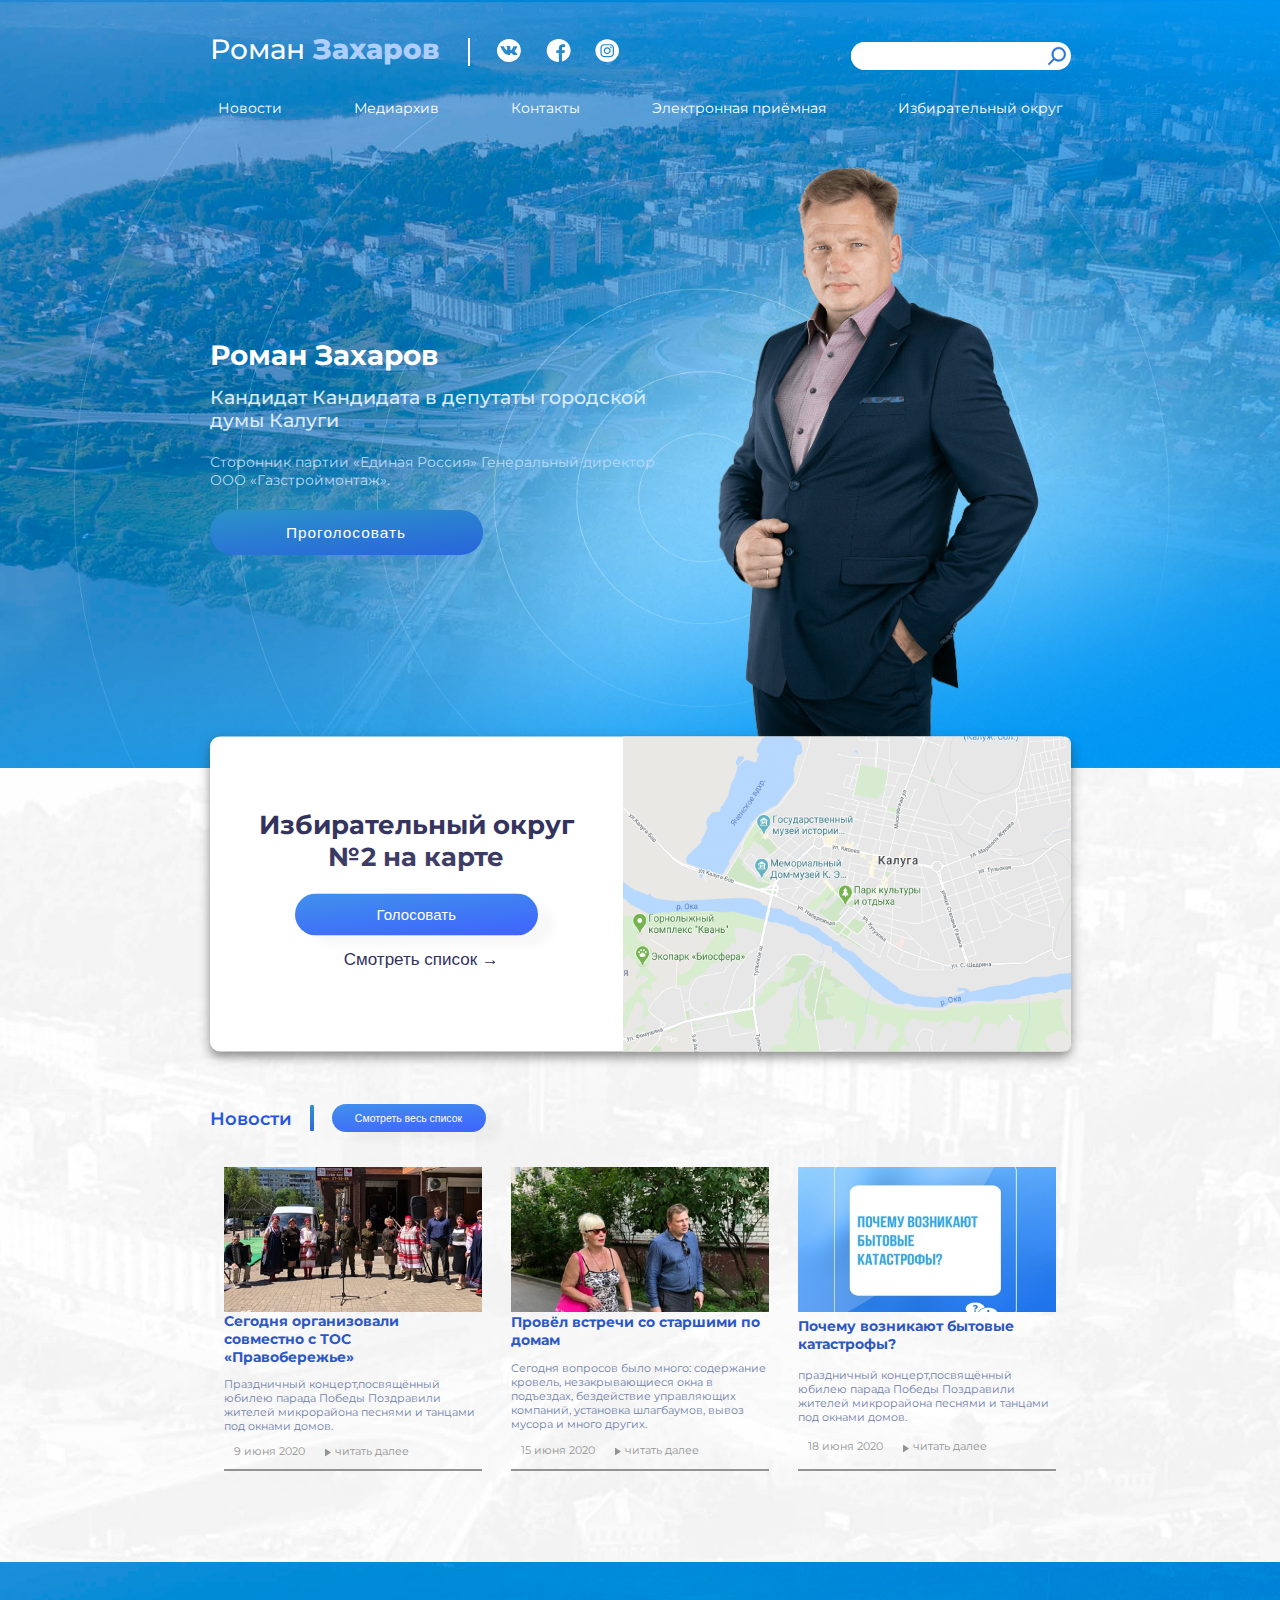
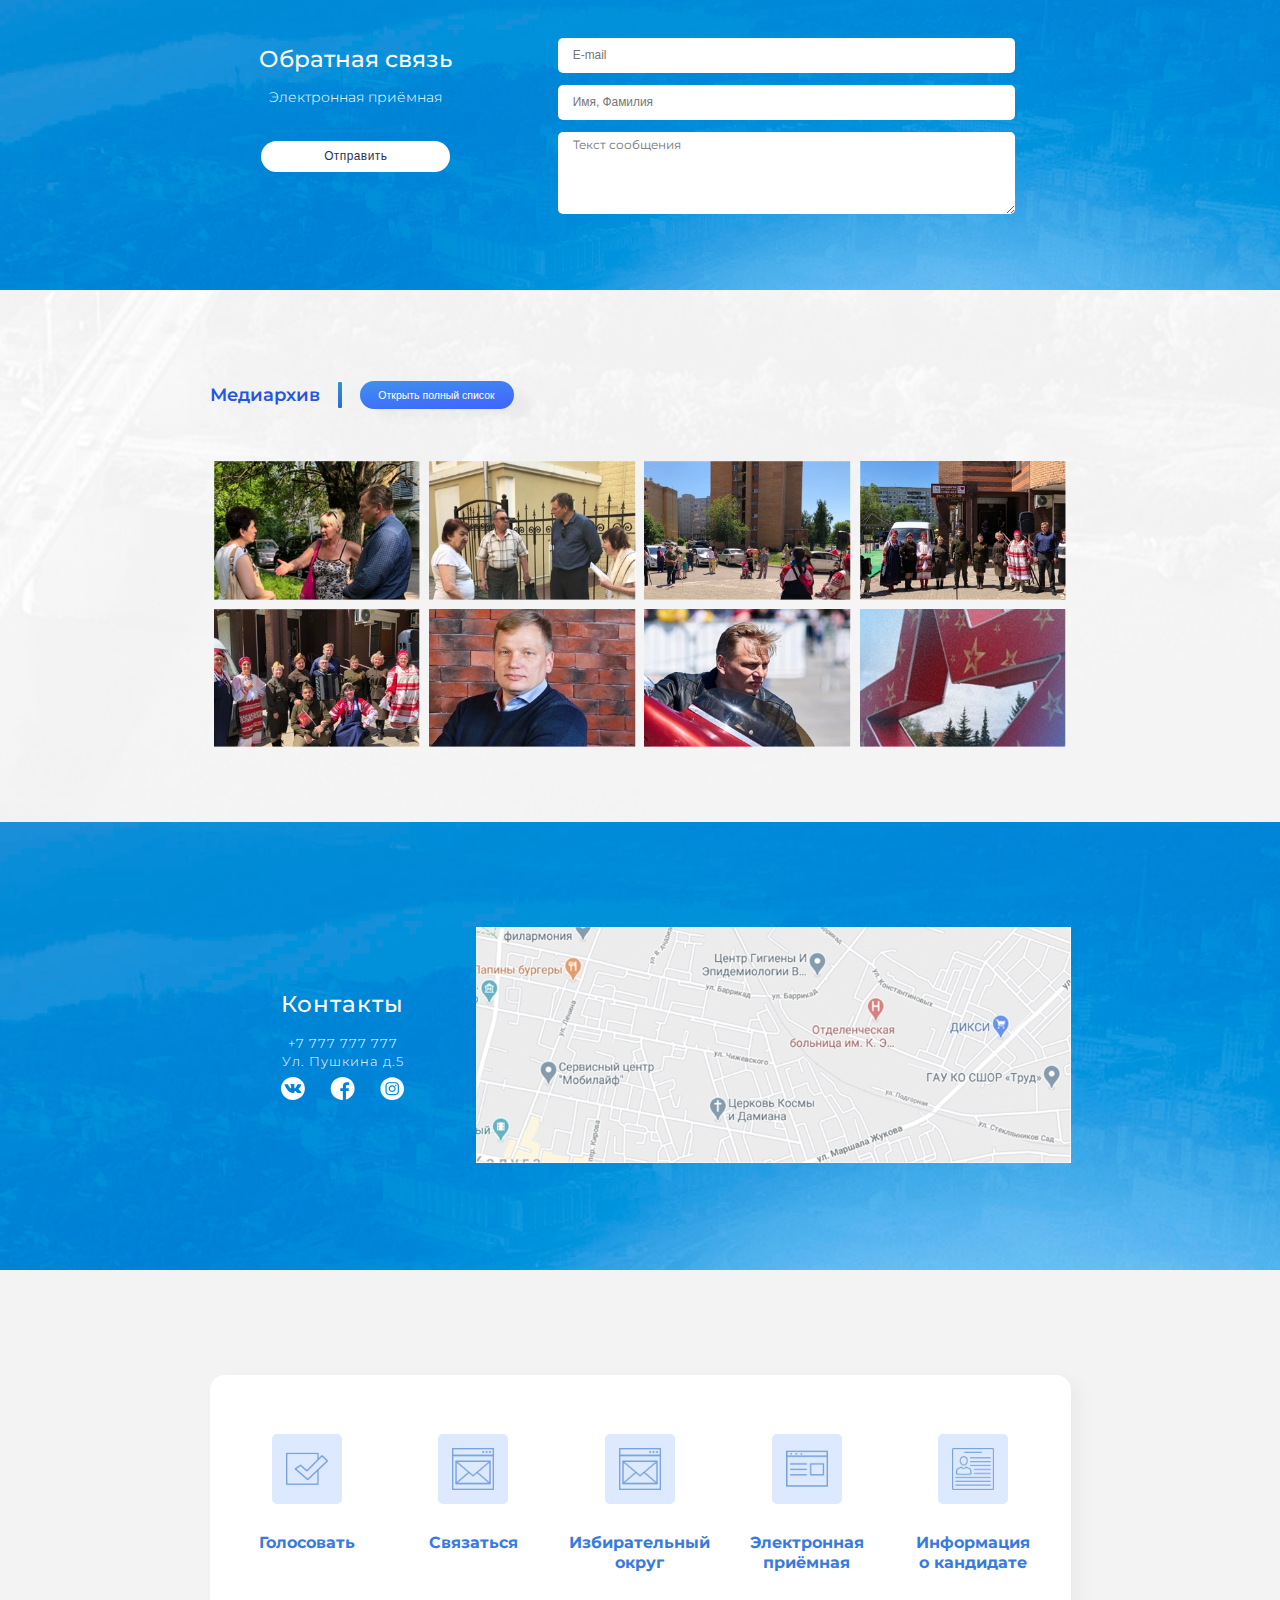
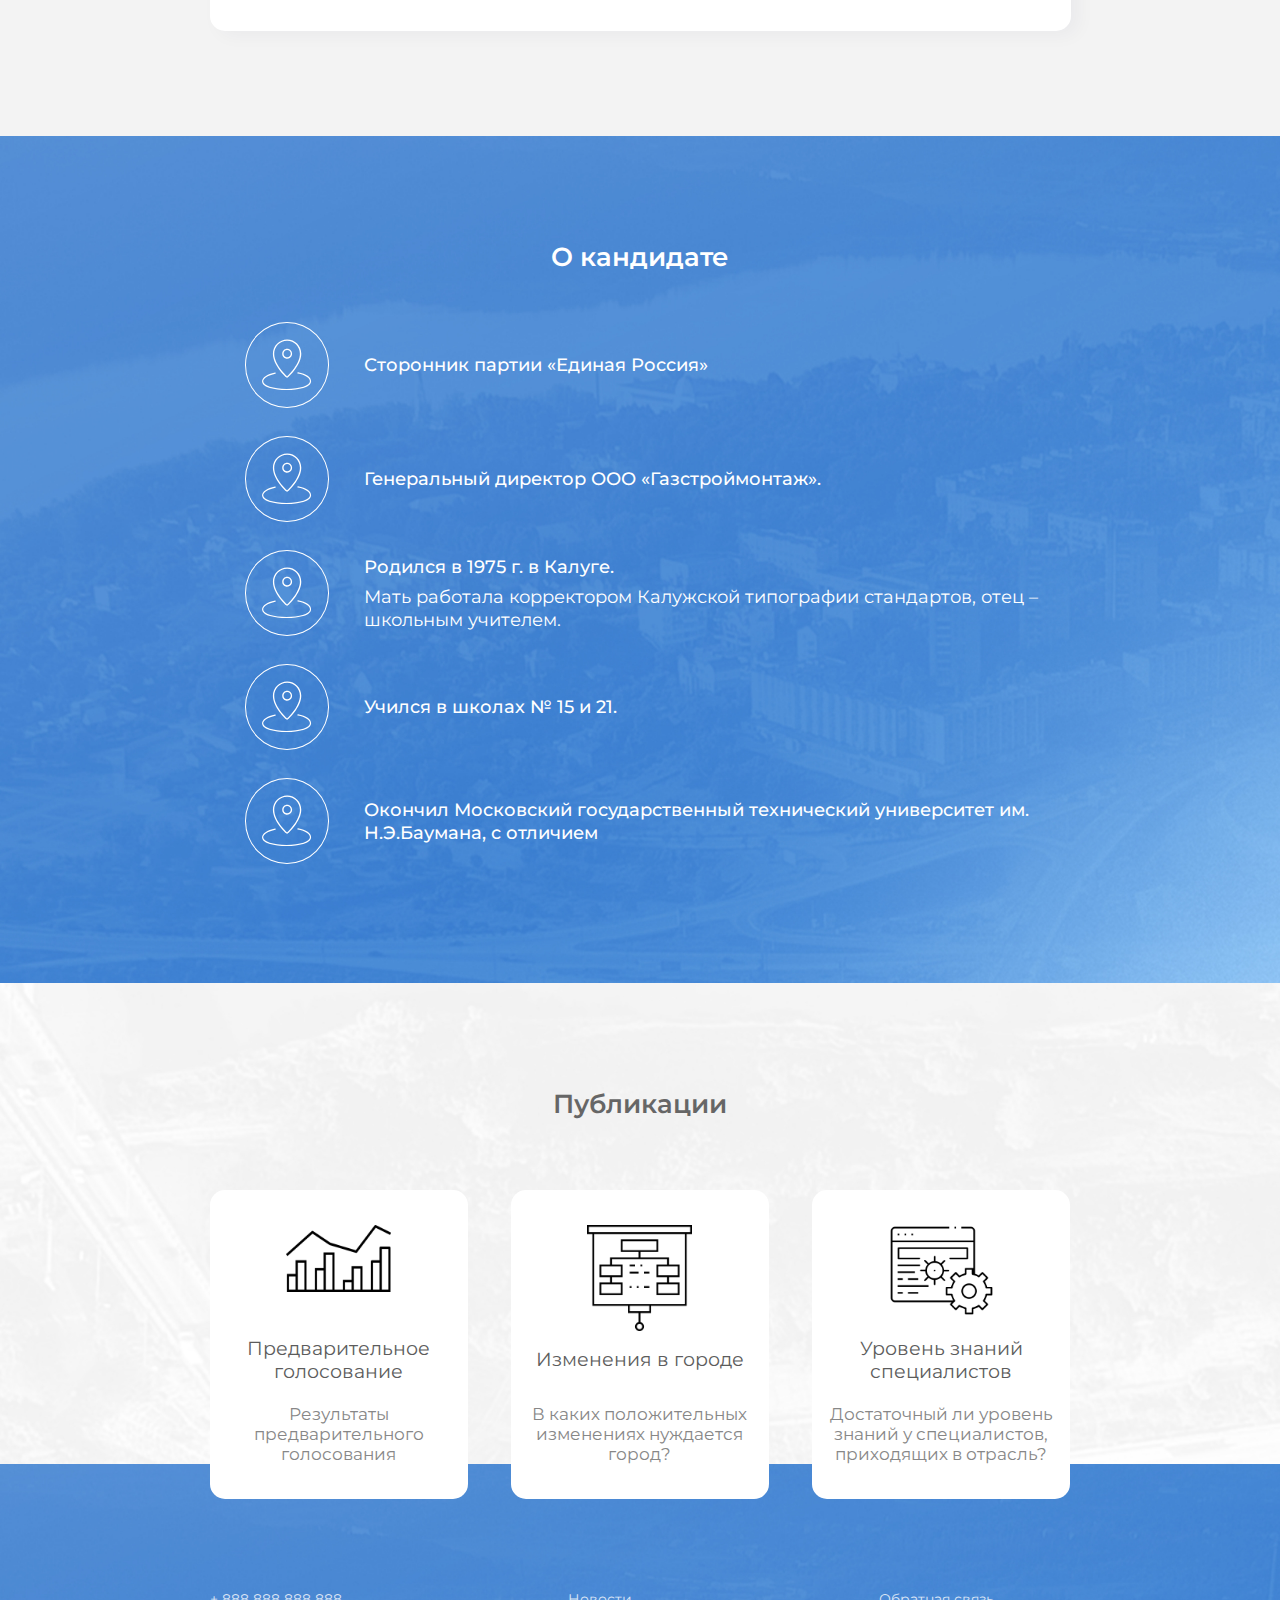
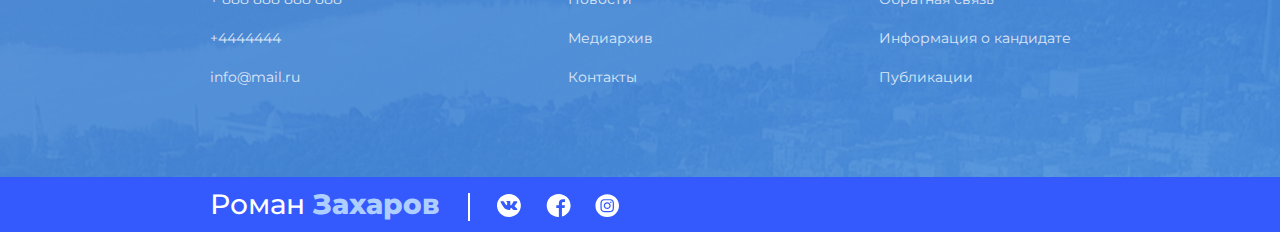
<file: index.html>
<!DOCTYPE html>
<html lang="ru">
<head>
    <meta charset="UTF-8">
    <meta name="viewport" content="width=device-width, initial-scale=1.0">
    <title>Роман Захаров</title>
    <link href="https://fonts.googleapis.com/css2?family=Montserrat:wght@300;400;500;600;700;800&display=swap" rel="stylesheet">
    <link rel="stylesheet" href="css/style.css">
    <link rel="stylesheet" href="css/main.css">
    <link rel="stylesheet" href="css/feedback.css">
    <link rel="stylesheet" href="css/news.css">
    <link rel="stylesheet" href="css/media.css">
    <link rel="stylesheet" href="css/contact.css">
    <link rel="stylesheet" href="css/links.css">
    <link rel="stylesheet" href="css/about.css">
    <link rel="stylesheet" href="css/publications.css">
    <link rel="stylesheet" href="css/footer.css">
    <link rel="stylesheet" href="css/adaptive.css">
</head>
<body>

    <section class="main">

        <div class="wrap">
            <div class="main-filter_circle"></div>
            <div class="main-filter"></div>
            
            <header>
                <div class="main-info-wrap">
                    <div class="main-info">
                        <div class="main-info__name">
                             <h1>Роман <span>Захаров</span></h1>
                        </div>
                        <div class="main-info-spacer"></div>
                        <div class="main-info-contacts">
                             <img class="main-info-contacts__links" src="image/icon/vk.svg" alt="vk">
                             <img class="main-info-contacts__links" src="image/icon/facebook.svg" alt="facebook">
                             <img class="main-info-contacts__links" src="image/icon/instagram.svg" alt="instagram">
                        </div>
                    </div>
                    <form class="main-search">
                        <input type="text">
                        <button type="submit"></button>
                    </form>
                </div>
                

                <div class="main-nav">
                    <div class="main-nav__item"><a href="#">Новости</a></div>
                    <div class="main-nav__item"><a href="#">Медиархив</a></div>
                    <div class="main-nav__item"><a href="#">Контакты</a></div>
                    <div class="main-nav__item"><a href="#">Электронная приёмная</a></div>
                    <div class="main-nav__item"><a href="#">Избирательный округ</a></div>
           
                    <!-- <div class="main-search">
                        <div class="main-nav-search__dot"></div>
                        <div class="main-nav-search__dot"></div>
                        <div class="main-nav-search__dot"></div>
                        <div class="main-nav-search__dot main-nav-search__dot_big"><img src="image/icon/search.svg"></div>
                    </div> -->
                </div>
            </header>
           
           <div class="main-about">
                <div class="main-about-detail">
                    <div class="main-about-detail__title">
                        Роман Захаров
                    </div>
                    <div class="main-about-detail__info">
                        Кандидат Кандидата в депутаты городской думы Калуги
                    </div>
                    <div class="main-about-detail__discription">
                        Сторонник партии «Единая Россия»
                        Генеральный директор ООО «Газстроймонтаж».
                    </div>
                    <button class="main-about-detail__btn btn_blue">Проголосовать</button>
                </div>
                <div class="main-about-photo">
                    <img src="image/photo/main-photo.png" alt="photo-main">
                </div>
            </div>
 
        </div>
    </section>

    <section class="news-wrap">
        <div class="wrap">
            <div class="promo">
                <div class="promo-text">
                    <div class="promo-text__title">
                        <h2>Избирательный округ №2 на карте</h2>
                    </div>
                    <div class="promo-text-btns">
                        <button class="promo-text-btns__vote btn_blue">Голосовать</button>
                        <button class="promo-text-btns__list">Смотреть список  →</button>
                    </div>
                </div>
                <div class="promo-map">
                    <img src="image/photo/map.png" alt="map">
                </div>
            </div>

            <div class="news">
                <div class="title-block">
                    <h3 class="title-block__text">Новости</h3>
                    <span class="title-block__spacer"></span>
                    <button class="title-block__btn btn_blue">Смотреть весь список</button>
                </div>
                <div class="news-block">
                    <div class="news-block-item">
                        <img class="news-block-item__img" src="image/photo/news1.jpg">
                        <div class="news-block-item__title">
                            Сегодня организовали совместно с ТОС «Правобережье»
                        </div>
                        <div class="news-block-item__discription">
                            Праздничный концерт,посвящённый юбилею парада Победы Поздравили жителей микрорайона песнями и танцами под окнами домов.
                        </div>
                        <div class="news-block-item-detail">
                            <div class="news-block-item-detail__data">9 июня 2020</div>
                            <div class="news-block-item-detail__more">читать далее</div>
                        </div>
                        <div class="news-block-item-underline"></div>
                    </div>
                    <div class="news-block-item">
                        <img class="news-block-item__img" src="image/photo/news2.jpg">
                        <div class="news-block-item__title">
                            Провёл встречи со старшими по домам
                        </div>
                        <div class="news-block-item__discription">
                            Сегодня вопросов было много: содержание кровель, незакрывающиеся окна в подъездах, бездействие управляющих компаний, установка шлагбаумов, вывоз мусора и много других.                        </div>
                        <div class="news-block-item-detail">
                            <div class="news-block-item-detail__data">15 июня 2020</div>
                            <div class="news-block-item-detail__more">читать далее</div>
                        </div>
                        <div class="news-block-item-underline"></div>
                    </div>
                    <div class="news-block-item">
                        <img class="news-block-item__img" src="image/photo/news3.jpg">
                        <div class="news-block-item__title">
                            Почему возникают бытовые 
                            катастрофы?
                        </div>
                        <div class="news-block-item__discription">
                            праздничный концерт,посвящённый юбилею парада Победы Поздравили жителей микрорайона песнями и танцами под окнами домов.                        </div>
                        <div class="news-block-item-detail">
                            <div class="news-block-item-detail__data">18 июня 2020</div>
                            <div class="news-block-item-detail__more">читать далее</div>
                        </div>
                        <div class="news-block-item-underline"></div>
                    </div>
                    
                </div>
                
            </div>
        </div>
    </section>

    <section class="feedback-wrap">
        <div class="wrap">
            <div class="feedback">
                <div class="feedback-header">
                    <div class="feedback-header__title">Обратная связь</div>
                    <div class="feedback-header__subtitle">Электронная приёмная</div>
                    <button class="feedback-header__btn btn_white">Отправить</button>
                </div>
                <form class="feedback-form" action="">
                    <input type="text" name="" id="" placeholder="E-mail">
                    <input type="text" name="" id="" placeholder="Имя, Фамилия">
                    <textarea placeholder="Текст сообщения"></textarea>
                </form>
            </div>
        </div>
    </section>

    <section class="media-wrap">
        <div class="wrap">
            <div class="media">
                <div class="title-block">
                    <h3 class="title-block__text">Медиархив</h3>
                    <span class="title-block__spacer"></span>
                    <button class="title-block__btn btn_blue">Открыть полный список</button>
                </div>

                <div class="media-photo-block">
                    <div class="media-photo__item">
                        <img src="image/photo/media1.jpg" alt="media">
                    </div>
                    <div class="media-photo__item">
                        <img src="image/photo/media2.jpg" alt="media">
                    </div>
                    <div class="media-photo__item">
                        <img src="image/photo/media3.jpg" alt="media">
                    </div>
                    <div class="media-photo__item">
                        <img src="image/photo/media4.jpg" alt="media">
                    </div>
                    <div class="media-photo__item">
                        <img src="image/photo/media5.jpg" alt="media">
                    </div>
                    <div class="media-photo__item">
                        <img src="image/photo/media6.jpg" alt="media">
                    </div>
                    <div class="media-photo__item">
                        <img src="image/photo/media7.jpg" alt="media">
                    </div>
                    <div class="media-photo__item">
                        <img src="image/photo/media8.jpg" alt="media">
                    </div>

                </div>
            </div>
        </div>
    </section>

    <section class="contact-wrap">
        <div class="wrap">
            <div class="contact">
                <div class="contact-info">
                    <h3 class="contact-info__title">Контакты</h3>
                    <div class="contact-info__data">
                        <p class="contact-info__data-item">+7 777 777 777</p>
                        <p class="contact-info__data-item">Ул. Пушкина д.5</p>
                    </div>
                    <div class="main-info-contacts">
                        <img class="main-info-contacts__links" src="image/icon/vk.svg" alt="vk">
                        <img class="main-info-contacts__links" src="image/icon/facebook.svg" alt="facebook">
                        <img class="main-info-contacts__links" src="image/icon/instagram.svg" alt="instagram">
                   </div>
                </div>
                <div class="contact-map">
                    <img src="image/photo/map2.jpg" alt="map">
                </div>
            </div>
        </div>
    </section>

    <section class="links-wrap">
        <div class="wrap">
            <div class="links">
                <div class="link__item">
                     <div class="link__item-img">
                         <img src="image/icon/links1.png" alt="">
                     </div>
                     <div class="link__item-title"><h4>Голосовать</h4></div>
                </div>
                <div class="link__item">
                     <div class="link__item-img">
                         <img src="image/icon/links2.png" alt="">
                     </div>
                     <div class="link__item-title"><h4>Связаться</h4></div>
                </div>
                <div class="link__item">
                     <div class="link__item-img">
                         <img src="image/icon/links3.png" alt="">
                     </div>
                     <div class="link__item-title"><h4>Избирательный округ</h4></div>
                </div>
                <div class="link__item">
                     <div class="link__item-img">
                         <img src="image/icon/links4.png" alt="">
                     </div>
                     <div class="link__item-title"><h4>Электронная приёмная</h4></div>
                </div>
                <div class="link__item">
                     <div class="link__item-img">
                         <img src="image/icon/links5.png" alt="">
                     </div>
                     <div class="link__item-title"><h4>Информация о кандидате</h4></div>
                </div>
            </div>
        </div>
    </section>

    <section class="about-wrap">
        <div class="wrap">
            <div class="about">
               <div class="about__title">
                    О кандидате
               </div>
               <div class="about-block">
                   <div class="about-block__item">
                       <div class="about-block__item-img"><img src="image/icon/about2.svg" alt="about"></div>
                       <div class="about-block__item-discription">
                           Сторонник партии «Единая Россия»
                        </div>
                   </div>
                   <div class="about-block__item">
                       <div class="about-block__item-img"><img src="image/icon/about2.svg" alt="about"></div>
                       <div class="about-block__item-discription">
                            Генеральный директор ООО «Газстроймонтаж».
                       </div>
                   </div>
                   <div class="about-block__item">
                       <div class="about-block__item-img"><img src="image/icon/about2.svg" alt="about"></div>
                       <div class="about-block__item-discription">
                           Родился в 1975 г. в Калуге.
                           <span>Мать работала корректором Калужской типографии стандартов, отец – школьным учителем.</span> 
                        </div>
                   </div>
                   <div class="about-block__item">
                       <div class="about-block__item-img"><img src="image/icon/about2.svg" alt="about"></div>
                       <div class="about-block__item-discription">
                            Учился в школах № 15 и 21.
                       </div>
                   </div>
                   <div class="about-block__item">
                       <div class="about-block__item-img"><img src="image/icon/about2.svg" alt="about"></div>
                       <div class="about-block__item-discription">
                            Окончил Московский государственный технический университет им. Н.Э.Баумана, с отличием
                        </div>
                   </div>
               </div>
            </div>
        </div>
    </section>
    
    <section class="publications-wrap">
        <div class="wrap">
            <div class="publications">
               <div class="publications__title">
                    Публикации
               </div>
               <div class="publications-block">
                   <div class="publications-block__item">
                       <div class="publications-block__item-img">
                           <img src="image/icon/publications1.png" alt="publications">
                        </div>
                       <div class="publications-block__item-title">
                           Предварительное голосование </div>
                       <div class="publications-block__item-disciprion">
                           Результаты предварительного голосования
                        </div>
                   </div>
                   <div class="publications-block__item">
                       <div class="publications-block__item-img">
                           <img src="image/icon/publications2.png" alt="publications">
                        </div>
                       <div class="publications-block__item-title">
                            Изменения в городе
                       </div>
                       <div class="publications-block__item-disciprion">
                            В каких положительных изменениях нуждается город?
                       </div>
                   </div>
                   <div class="publications-block__item">
                       <div class="publications-block__item-img">
                           <img src="image/icon/publications3.png" alt="publications">
                        </div>
                       <div class="publications-block__item-title">
                            Уровень знаний специалистов
                       </div>
                       <div class="publications-block__item-disciprion">
                            Достаточный ли уровень знаний у специалистов, приходящих в отрасль?
                       </div>
                   </div>
               </div>
            </div>
        </div>
    </section>

    <section class="footer-wrap">
        <div class="wrap">
            <div class="footer">
                <div class="footer-block">
                    <div class="footer-block__link"><a href="#">+ 888 888 888 888</a></div>
                    <div class="footer-block__link"><a href="#">+4444444</a></div>
                    <div class="footer-block__link"><a href="#">info@mail.ru</a></div>
                </div>
                <div class="footer-block">
                    <div class="footer-block__link"><a href="#">Новости</a></div>
                    <div class="footer-block__link"><a href="#">Медиархив</a></div>
                    <div class="footer-block__link"><a href="#">Контакты</a></div>
                </div>
                <div class="footer-block">
                    <div class="footer-block__link"><a href="#">Обратная связь</a></div>
                    <div class="footer-block__link"><a href="#">Информация о кандидате</a></div>
                    <div class="footer-block__link"><a href="#"></a>Публикации</div>
                </div>
            </div>
        </div>
        <div class="footer-underline">
            <div class="wrap">
                <div class="main-info">
                    <div class="main-info__name">
                         <h1>Роман <span>Захаров</span></h1>
                    </div>
                    <div class="main-info-spacer"></div>
                    <div class="main-info-contacts">
                         <img class="main-info-contacts__links" src="image/icon/vk.svg" alt="vk">
                         <img class="main-info-contacts__links" src="image/icon/facebook.svg" alt="facebook">
                         <img class="main-info-contacts__links" src="image/icon/instagram.svg" alt="instagram">
                    </div>
                </div>
            </div>
        </div>
    </section>


    
</body>
</html>
</file>
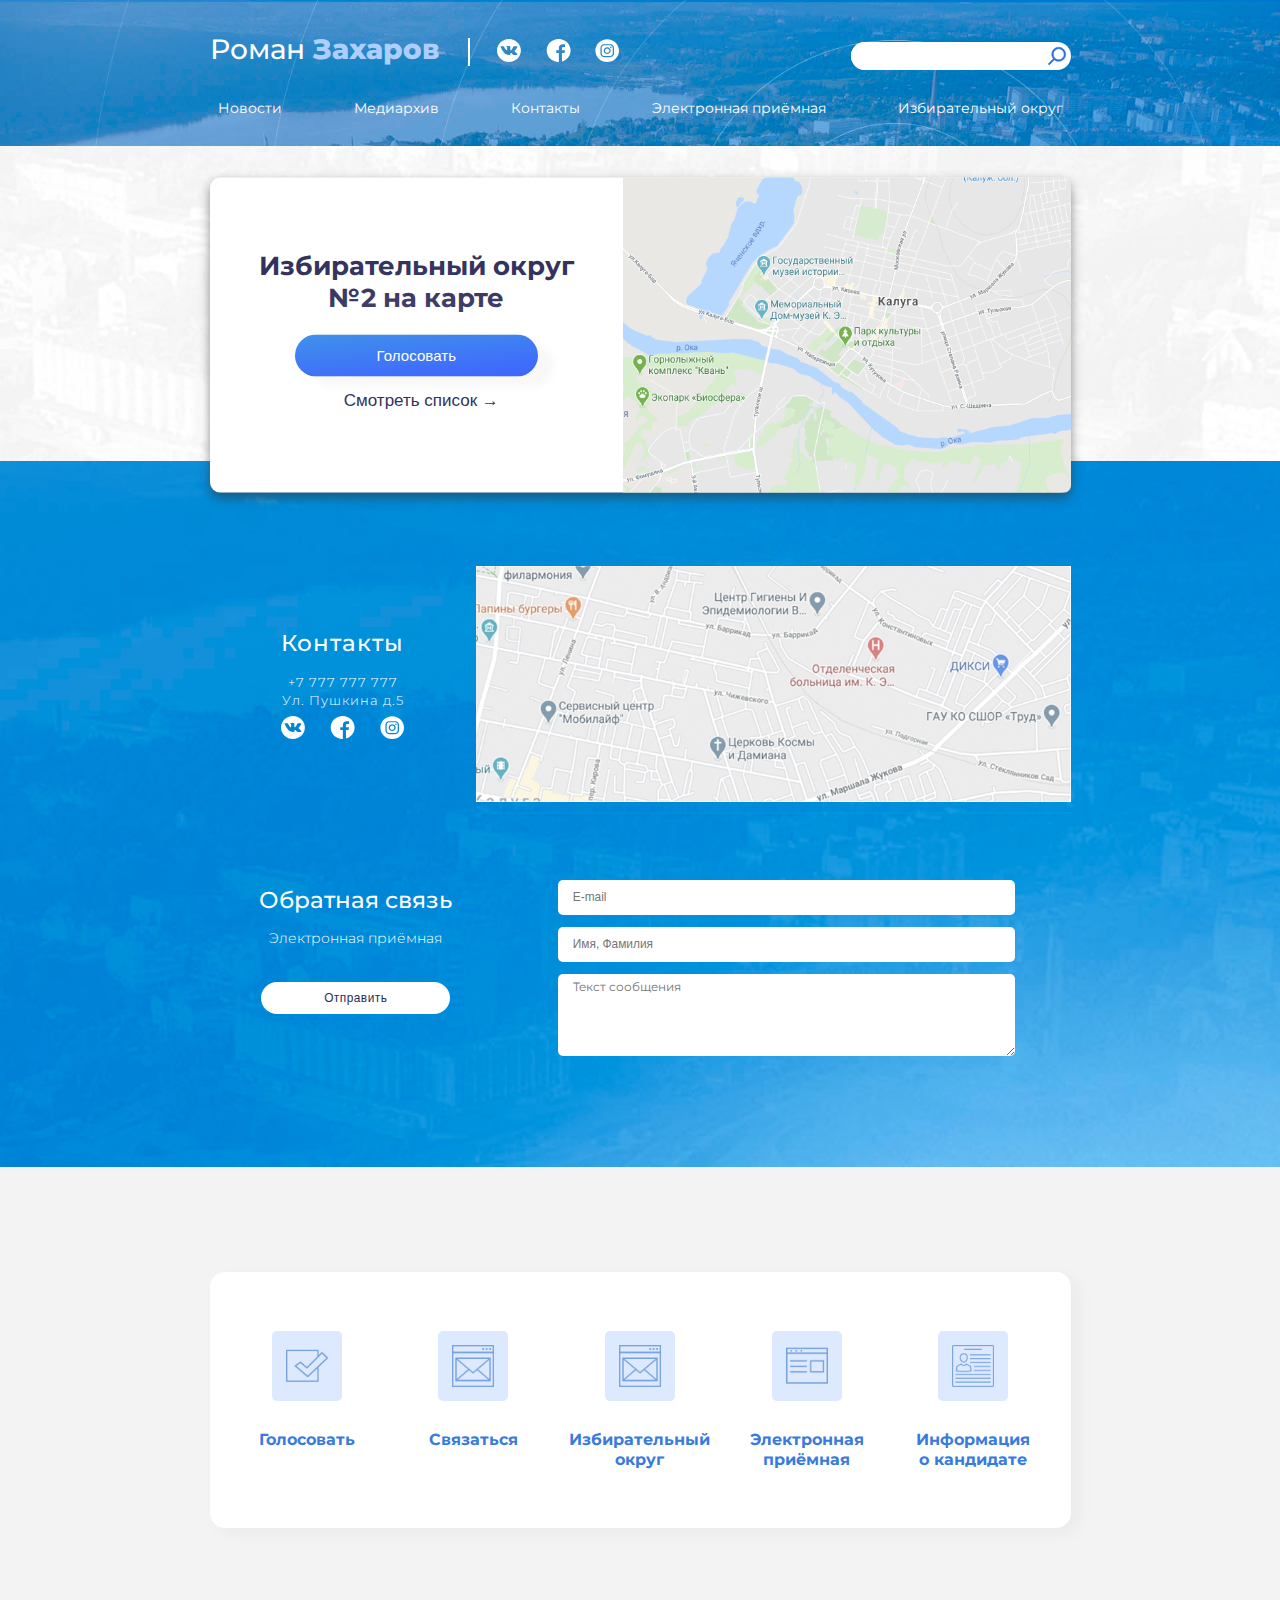
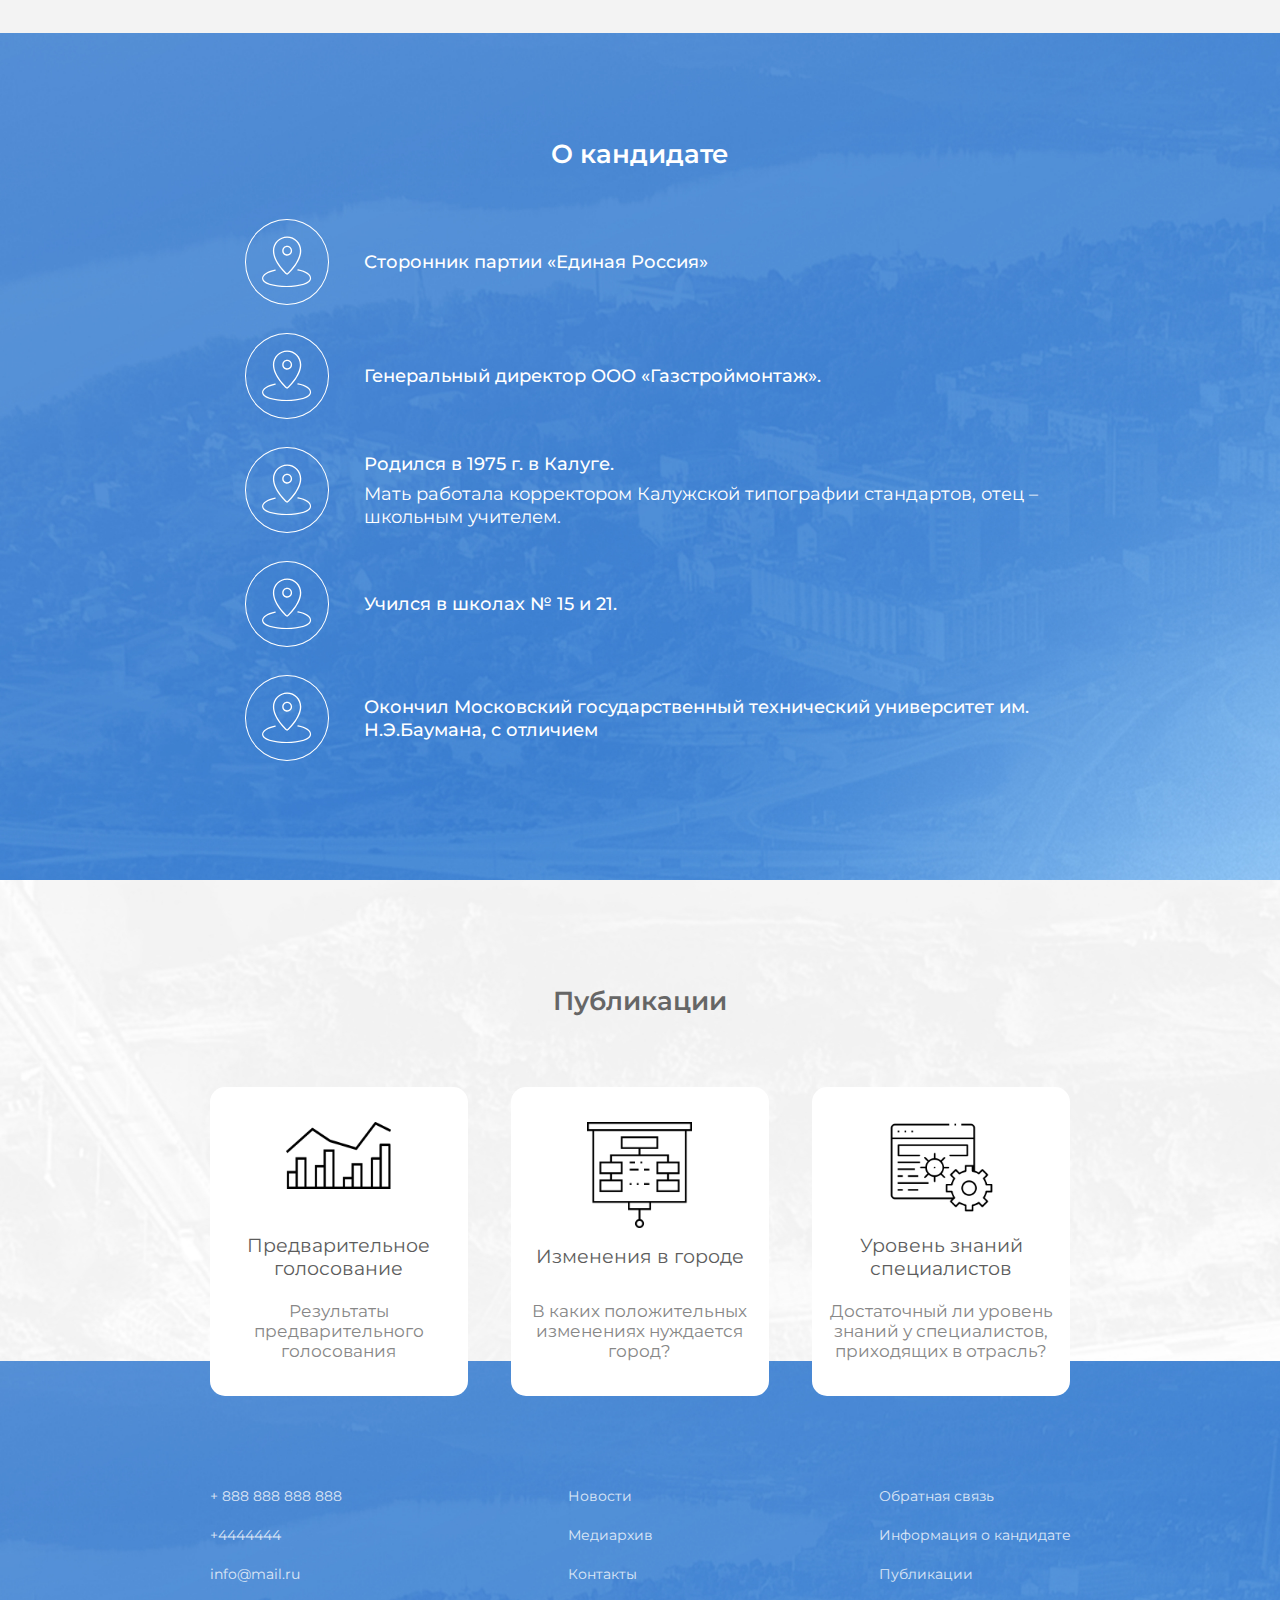
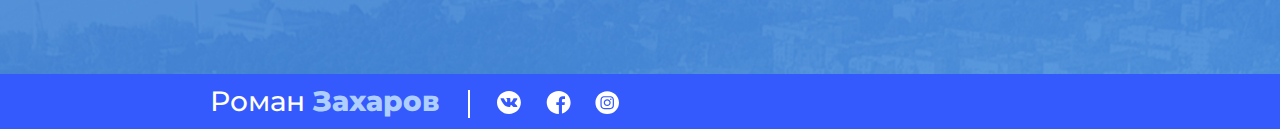
<file: contacts.html>
<!DOCTYPE html>
<html lang="ru">
<head>
    <meta charset="UTF-8">
    <meta name="viewport" content="width=device-width, initial-scale=1.0">
    <title>Роман Захаров</title>
    <link href="https://fonts.googleapis.com/css2?family=Montserrat:wght@300;400;500;600;700;800&display=swap" rel="stylesheet">
    <link rel="stylesheet" href="css/style.css">
    <link rel="stylesheet" href="css/main.css">
    <link rel="stylesheet" href="css/feedback.css">
    <link rel="stylesheet" href="css/news.css">
    <link rel="stylesheet" href="css/media.css">
    <link rel="stylesheet" href="css/contact.css">
    <link rel="stylesheet" href="css/links.css">
    <link rel="stylesheet" href="css/about.css">
    <link rel="stylesheet" href="css/publications.css">
    <link rel="stylesheet" href="css/footer.css">
    <link rel="stylesheet" href="css/adaptive.css">
</head>
<body class="contacts-page">

    <section class="main-header">
        <div class="wrap">
            <div class="main-filter_circle"></div>
            <div class="main-filter"></div>
            
            <header>
                <div class="main-info-wrap">
                    <div class="main-info">
                        <div class="main-info__name">
                             <h1><a href="./index.html">Роман <span>Захаров</span></a></h1>
                        </div>
                        <div class="main-info-spacer"></div>
                        <div class="main-info-contacts">
                             <img class="main-info-contacts__links" src="image/icon/vk.svg" alt="vk">
                             <img class="main-info-contacts__links" src="image/icon/facebook.svg" alt="facebook">
                             <img class="main-info-contacts__links" src="image/icon/instagram.svg" alt="instagram">
                        </div>
                    </div>
                    <form class="main-search">
                        <input type="text">
                        <button type="submit"></button>
                    </form>
                </div>

                <div class="main-nav">
                    <div class="main-nav__item"><a href="./news.html">Новости</a></div>
                    <div class="main-nav__item"><a href="./media.html">Медиархив</a></div>
                    <div class="main-nav__item"><a href="./contacts.html">Контакты</a></div>
                    <div class="main-nav__item"><a href="#">Электронная приёмная</a></div>
                    <div class="main-nav__item"><a href="#">Избирательный округ</a></div>
                </div>
            </header>
        </div>
    </section>

    <section class="news-wrap">
        <div class="wrap">
            <div class="promo">
                <div class="promo-text">
                    <div class="promo-text__title">
                        <h2>Избирательный округ №2 на карте</h2>
                    </div>
                    <div class="promo-text-btns">
                        <button class="promo-text-btns__vote btn_blue">Голосовать</button>
                        <button class="promo-text-btns__list">Смотреть список  →</button>
                    </div>
                </div>
                <div class="promo-map">
                    <img src="image/photo/map.png" alt="map">
                </div>
            </div>
        </div>
    </section>

    <section class="contact-wrap">
        <div class="wrap">
            <div class="contact">
                <div class="contact-info">
                    <h3 class="contact-info__title">Контакты</h3>
                    <div class="contact-info__data">
                        <p class="contact-info__data-item">+7 777 777 777</p>
                        <p class="contact-info__data-item">Ул. Пушкина д.5</p>
                    </div>
                    <div class="main-info-contacts">
                        <img class="main-info-contacts__links" src="image/icon/vk.svg" alt="vk">
                        <img class="main-info-contacts__links" src="image/icon/facebook.svg" alt="facebook">
                        <img class="main-info-contacts__links" src="image/icon/instagram.svg" alt="instagram">
                   </div>
                </div>
                <div class="contact-map">
                    <img src="image/photo/map2.jpg" alt="map">
                </div>
            </div>
        </div>
    


        <div class="wrap">
            <div class="feedback">
                <div class="feedback-header">
                    <div class="feedback-header__title">Обратная связь</div>
                    <div class="feedback-header__subtitle">Электронная приёмная</div>
                    <button class="feedback-header__btn btn_white">Отправить</button>
                </div>
                <form class="feedback-form" action="">
                    <input type="text" name="" id="" placeholder="E-mail">
                    <input type="text" name="" id="" placeholder="Имя, Фамилия">
                    <textarea placeholder="Текст сообщения"></textarea>
                </form>
            </div>
        </div>
    </section>

    <section class="links-wrap">
        <div class="wrap">
            <div class="links">
                <div class="link__item">
                     <div class="link__item-img">
                         <img src="image/icon/links1.png" alt="">
                     </div>
                     <div class="link__item-title"><h4>Голосовать</h4></div>
                </div>
                <div class="link__item">
                     <div class="link__item-img">
                         <img src="image/icon/links2.png" alt="">
                     </div>
                     <div class="link__item-title"><h4>Связаться</h4></div>
                </div>
                <div class="link__item">
                     <div class="link__item-img">
                         <img src="image/icon/links3.png" alt="">
                     </div>
                     <div class="link__item-title"><h4>Избирательный округ</h4></div>
                </div>
                <div class="link__item">
                     <div class="link__item-img">
                         <img src="image/icon/links4.png" alt="">
                     </div>
                     <div class="link__item-title"><h4>Электронная приёмная</h4></div>
                </div>
                <div class="link__item">
                     <div class="link__item-img">
                         <img src="image/icon/links5.png" alt="">
                     </div>
                     <div class="link__item-title"><h4>Информация о кандидате</h4></div>
                </div>
            </div>
        </div>
    </section>

    <section class="about-wrap">
        <div class="wrap">
            <div class="about">
               <div class="about__title">
                    О кандидате
               </div>
               <div class="about-block">
                   <div class="about-block__item">
                       <div class="about-block__item-img"><img src="image/icon/about2.svg" alt="about"></div>
                       <div class="about-block__item-discription">
                           Сторонник партии «Единая Россия»
                        </div>
                   </div>
                   <div class="about-block__item">
                       <div class="about-block__item-img"><img src="image/icon/about2.svg" alt="about"></div>
                       <div class="about-block__item-discription">
                            Генеральный директор ООО «Газстроймонтаж».
                       </div>
                   </div>
                   <div class="about-block__item">
                       <div class="about-block__item-img"><img src="image/icon/about2.svg" alt="about"></div>
                       <div class="about-block__item-discription">
                           Родился в 1975 г. в Калуге.
                           <span>Мать работала корректором Калужской типографии стандартов, отец – школьным учителем.</span> 
                        </div>
                   </div>
                   <div class="about-block__item">
                       <div class="about-block__item-img"><img src="image/icon/about2.svg" alt="about"></div>
                       <div class="about-block__item-discription">
                            Учился в школах № 15 и 21.
                       </div>
                   </div>
                   <div class="about-block__item">
                       <div class="about-block__item-img"><img src="image/icon/about2.svg" alt="about"></div>
                       <div class="about-block__item-discription">
                            Окончил Московский государственный технический университет им. Н.Э.Баумана, с отличием
                        </div>
                   </div>
               </div>
            </div>
        </div>
    </section>
    
    <section class="publications-wrap">
        <div class="wrap">
            <div class="publications">
               <div class="publications__title">
                    Публикации
               </div>
               <div class="publications-block">
                   <div class="publications-block__item">
                       <div class="publications-block__item-img">
                           <img src="image/icon/publications1.png" alt="publications">
                        </div>
                       <div class="publications-block__item-title">
                           Предварительное голосование </div>
                       <div class="publications-block__item-disciprion">
                           Результаты предварительного голосования
                        </div>
                   </div>
                   <div class="publications-block__item">
                       <div class="publications-block__item-img">
                           <img src="image/icon/publications2.png" alt="publications">
                        </div>
                       <div class="publications-block__item-title">
                            Изменения в городе
                       </div>
                       <div class="publications-block__item-disciprion">
                            В каких положительных изменениях нуждается город?
                       </div>
                   </div>
                   <div class="publications-block__item">
                       <div class="publications-block__item-img">
                           <img src="image/icon/publications3.png" alt="publications">
                        </div>
                       <div class="publications-block__item-title">
                            Уровень знаний специалистов
                       </div>
                       <div class="publications-block__item-disciprion">
                            Достаточный ли уровень знаний у специалистов, приходящих в отрасль?
                       </div>
                   </div>
               </div>
            </div>
        </div>
    </section>

    <section class="footer-wrap">
        <div class="wrap">
            <div class="footer">
                <div class="footer-block">
                    <div class="footer-block__link"><a href="#">+ 888 888 888 888</a></div>
                    <div class="footer-block__link"><a href="#">+4444444</a></div>
                    <div class="footer-block__link"><a href="#">info@mail.ru</a></div>
                </div>
                <div class="footer-block">
                    <div class="footer-block__link"><a href="#">Новости</a></div>
                    <div class="footer-block__link"><a href="#">Медиархив</a></div>
                    <div class="footer-block__link"><a href="#">Контакты</a></div>
                </div>
                <div class="footer-block">
                    <div class="footer-block__link"><a href="#">Обратная связь</a></div>
                    <div class="footer-block__link"><a href="#">Информация о кандидате</a></div>
                    <div class="footer-block__link"><a href="#"></a>Публикации</div>
                </div>
            </div>
        </div>
        <div class="footer-underline">
            <div class="wrap">
                <div class="main-info">
                    <div class="main-info__name">
                         <h1><a href="./index.html">Роман <span>Захаров</span></a></h1>
                    </div>
                    <div class="main-info-spacer"></div>
                    <div class="main-info-contacts">
                         <img class="main-info-contacts__links" src="image/icon/vk.svg" alt="vk">
                         <img class="main-info-contacts__links" src="image/icon/facebook.svg" alt="facebook">
                         <img class="main-info-contacts__links" src="image/icon/instagram.svg" alt="instagram">
                    </div>
                </div>
            </div>
        </div>
    </section>


    
</body>
</html>
</file>
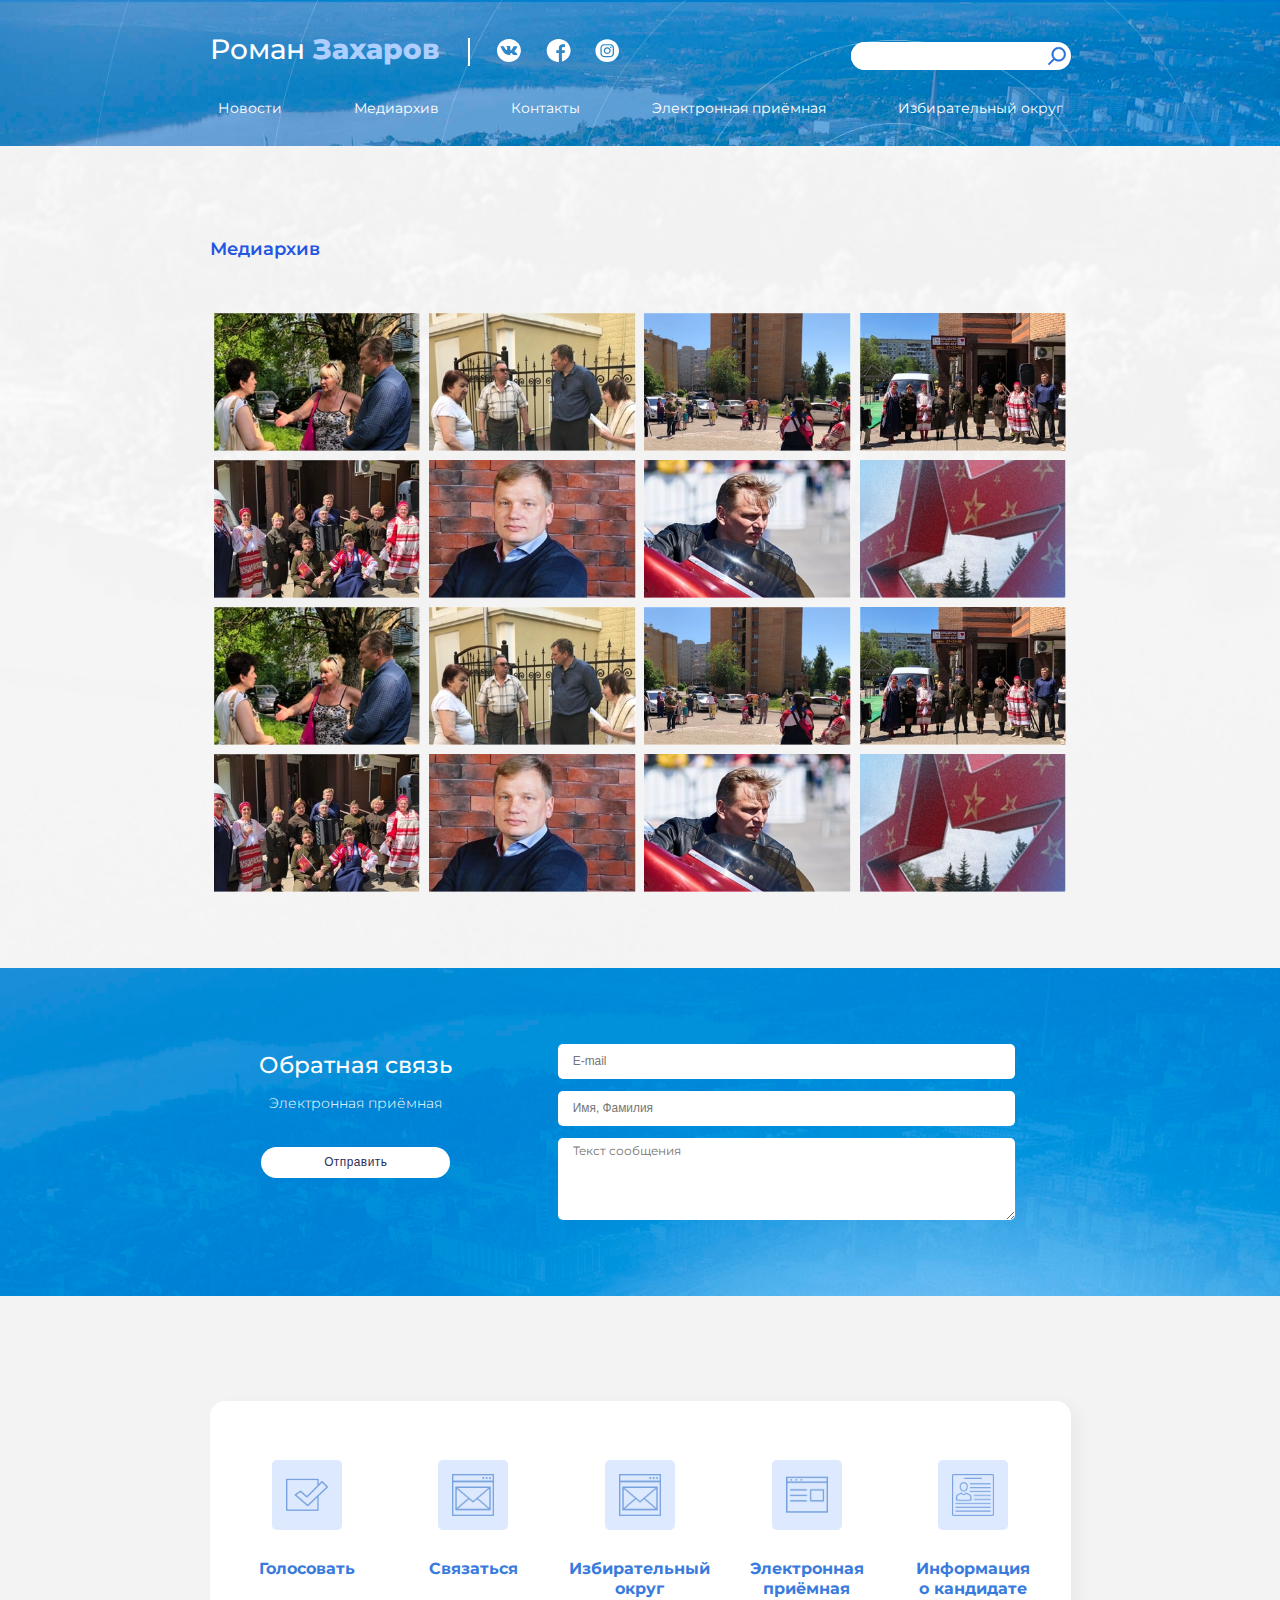
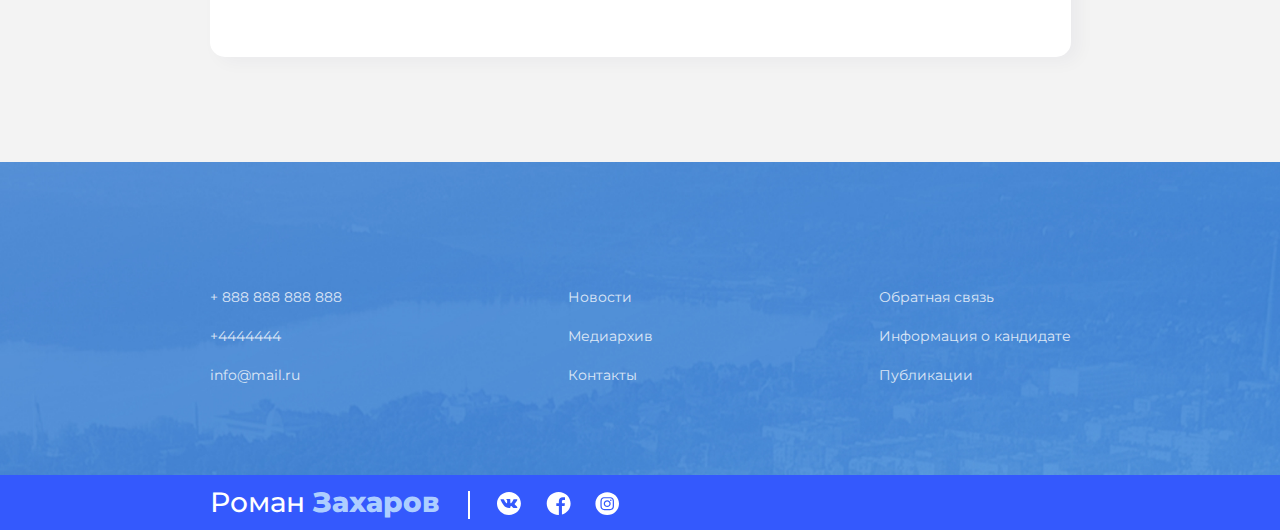
<file: media.html>
<!DOCTYPE html>
<html lang="ru">
<head>
    <meta charset="UTF-8">
    <meta name="viewport" content="width=device-width, initial-scale=1.0">
    <title>Роман Захаров</title>
    <link href="https://fonts.googleapis.com/css2?family=Montserrat:wght@300;400;500;600;700;800&display=swap" rel="stylesheet">
    <link rel="stylesheet" href="css/style.css">
    <link rel="stylesheet" href="css/main.css">
    <link rel="stylesheet" href="css/feedback.css">
    <link rel="stylesheet" href="css/news.css">
    <link rel="stylesheet" href="css/media.css">
    <link rel="stylesheet" href="css/contact.css">
    <link rel="stylesheet" href="css/links.css">
    <link rel="stylesheet" href="css/about.css">
    <link rel="stylesheet" href="css/publications.css">
    <link rel="stylesheet" href="css/footer.css">
    <link rel="stylesheet" href="css/adaptive.css">
</head>
<body>

    <section class="main-header">
        <div class="wrap">
            <div class="main-filter_circle"></div>
            <div class="main-filter"></div>
            
            <header>
                <div class="main-info-wrap">
                    <div class="main-info">
                        <div class="main-info__name">
                             <h1><a href="./index.html">Роман <span>Захаров</span></a></h1>
                        </div>
                        <div class="main-info-spacer"></div>
                        <div class="main-info-contacts">
                             <img class="main-info-contacts__links" src="image/icon/vk.svg" alt="vk">
                             <img class="main-info-contacts__links" src="image/icon/facebook.svg" alt="facebook">
                             <img class="main-info-contacts__links" src="image/icon/instagram.svg" alt="instagram">
                        </div>
                    </div>
                    <form class="main-search">
                        <input type="text">
                        <button type="submit"></button>
                    </form>
                </div>
                
                <div class="main-nav">
                    <div class="main-nav__item"><a href="./news.html">Новости</a></div>
                    <div class="main-nav__item"><a href="./media.html">Медиархив</a></div>
                    <div class="main-nav__item"><a href="./contacts.html">Контакты</a></div>
                    <div class="main-nav__item"><a href="#">Электронная приёмная</a></div>
                    <div class="main-nav__item"><a href="#">Избирательный округ</a></div>
                </div>
            </header>
        </div>
    </section>

    <section class="media-wrap media-page">
        <div class="wrap">
            <div class="media">
                <div class="title-block">
                    <h3 class="title-block__text">Медиархив</h3>
                </div>

                <div class="media-photo-block">
                    <div class="media-photo__item">
                        <img src="image/photo/media1.jpg" alt="media">
                    </div>
                    <div class="media-photo__item">
                        <img src="image/photo/media2.jpg" alt="media">
                    </div>
                    <div class="media-photo__item">
                        <img src="image/photo/media3.jpg" alt="media">
                    </div>
                    <div class="media-photo__item">
                        <img src="image/photo/media4.jpg" alt="media">
                    </div>
                    <div class="media-photo__item">
                        <img src="image/photo/media5.jpg" alt="media">
                    </div>
                    <div class="media-photo__item">
                        <img src="image/photo/media6.jpg" alt="media">
                    </div>
                    <div class="media-photo__item">
                        <img src="image/photo/media7.jpg" alt="media">
                    </div>
                    <div class="media-photo__item">
                        <img src="image/photo/media8.jpg" alt="media">
                    </div>
                    <div class="media-photo__item">
                        <img src="image/photo/media1.jpg" alt="media">
                    </div>
                    <div class="media-photo__item">
                        <img src="image/photo/media2.jpg" alt="media">
                    </div>
                    <div class="media-photo__item">
                        <img src="image/photo/media3.jpg" alt="media">
                    </div>
                    <div class="media-photo__item">
                        <img src="image/photo/media4.jpg" alt="media">
                    </div>
                    <div class="media-photo__item">
                        <img src="image/photo/media5.jpg" alt="media">
                    </div>
                    <div class="media-photo__item">
                        <img src="image/photo/media6.jpg" alt="media">
                    </div>
                    <div class="media-photo__item">
                        <img src="image/photo/media7.jpg" alt="media">
                    </div>
                    <div class="media-photo__item">
                        <img src="image/photo/media8.jpg" alt="media">
                    </div>

                </div>
            </div>
        </div>
    </section>

    <section class="feedback-wrap">
        <div class="wrap">
            <div class="feedback">
                <div class="feedback-header">
                    <div class="feedback-header__title">Обратная связь</div>
                    <div class="feedback-header__subtitle">Электронная приёмная</div>
                    <button class="feedback-header__btn btn_white">Отправить</button>
                </div>
                <form class="feedback-form" action="">
                    <input type="text" name="" id="" placeholder="E-mail">
                    <input type="text" name="" id="" placeholder="Имя, Фамилия">
                    <textarea placeholder="Текст сообщения"></textarea>
                </form>
            </div>
        </div>
    </section>

    <section class="links-wrap">
        <div class="wrap">
            <div class="links">
                <div class="link__item">
                     <div class="link__item-img">
                         <img src="image/icon/links1.png" alt="">
                     </div>
                     <div class="link__item-title"><h4>Голосовать</h4></div>
                </div>
                <div class="link__item">
                     <div class="link__item-img">
                         <img src="image/icon/links2.png" alt="">
                     </div>
                     <div class="link__item-title"><h4>Связаться</h4></div>
                </div>
                <div class="link__item">
                     <div class="link__item-img">
                         <img src="image/icon/links3.png" alt="">
                     </div>
                     <div class="link__item-title"><h4>Избирательный округ</h4></div>
                </div>
                <div class="link__item">
                     <div class="link__item-img">
                         <img src="image/icon/links4.png" alt="">
                     </div>
                     <div class="link__item-title"><h4>Электронная приёмная</h4></div>
                </div>
                <div class="link__item">
                     <div class="link__item-img">
                         <img src="image/icon/links5.png" alt="">
                     </div>
                     <div class="link__item-title"><h4>Информация о кандидате</h4></div>
                </div>
            </div>
        </div>
    </section>


    <section class="footer-wrap">
        <div class="wrap">
            <div class="footer">
                <div class="footer-block">
                    <div class="footer-block__link"><a href="#">+ 888 888 888 888</a></div>
                    <div class="footer-block__link"><a href="#">+4444444</a></div>
                    <div class="footer-block__link"><a href="#">info@mail.ru</a></div>
                </div>
                <div class="footer-block">
                    <div class="footer-block__link"><a href="#">Новости</a></div>
                    <div class="footer-block__link"><a href="#">Медиархив</a></div>
                    <div class="footer-block__link"><a href="#">Контакты</a></div>
                </div>
                <div class="footer-block">
                    <div class="footer-block__link"><a href="#">Обратная связь</a></div>
                    <div class="footer-block__link"><a href="#">Информация о кандидате</a></div>
                    <div class="footer-block__link"><a href="#"></a>Публикации</div>
                </div>
            </div>
        </div>
        <div class="footer-underline">
            <div class="wrap">
                <div class="main-info">
                    <div class="main-info__name">
                         <h1><a href="./index.html">Роман <span>Захаров</span></a></h1>
                    </div>
                    <div class="main-info-spacer"></div>
                    <div class="main-info-contacts">
                         <img class="main-info-contacts__links" src="image/icon/vk.svg" alt="vk">
                         <img class="main-info-contacts__links" src="image/icon/facebook.svg" alt="facebook">
                         <img class="main-info-contacts__links" src="image/icon/instagram.svg" alt="instagram">
                    </div>
                </div>
            </div>
        </div>
    </section>


    
</body>
</html>
</file>
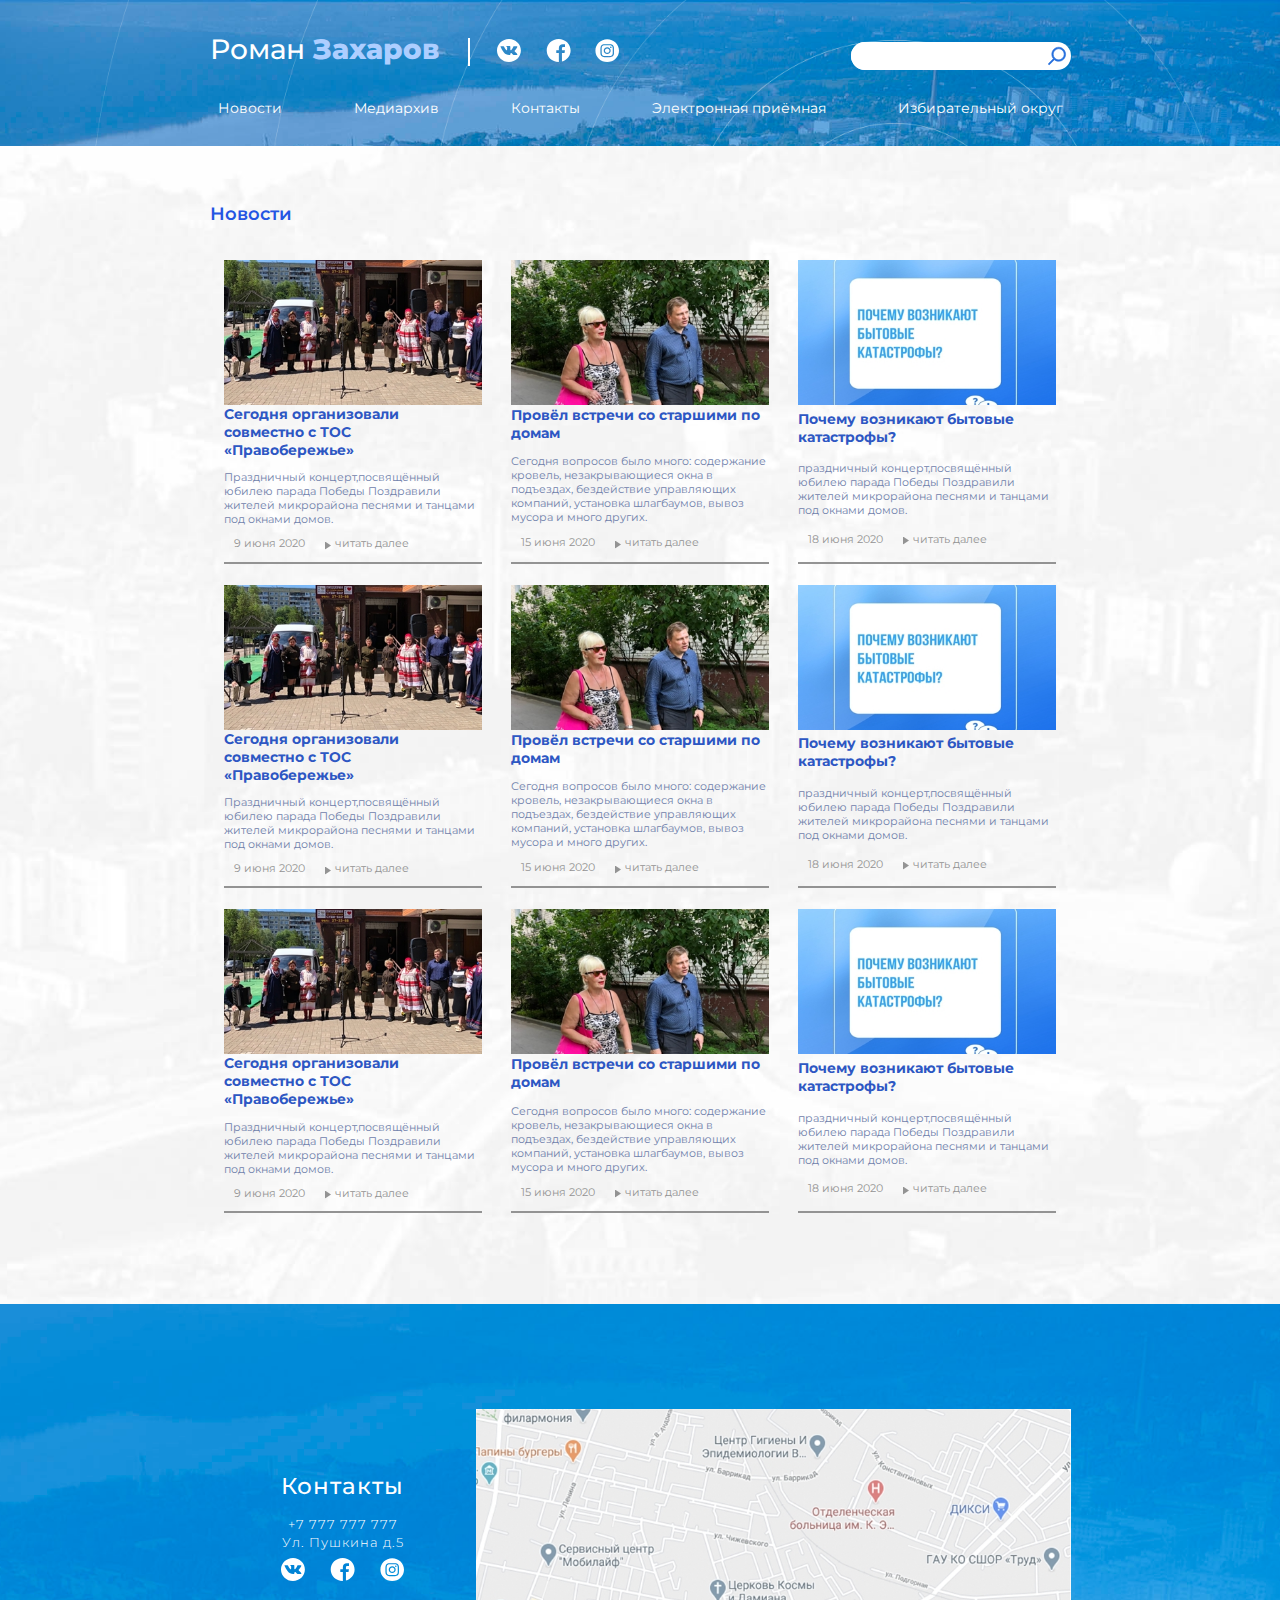
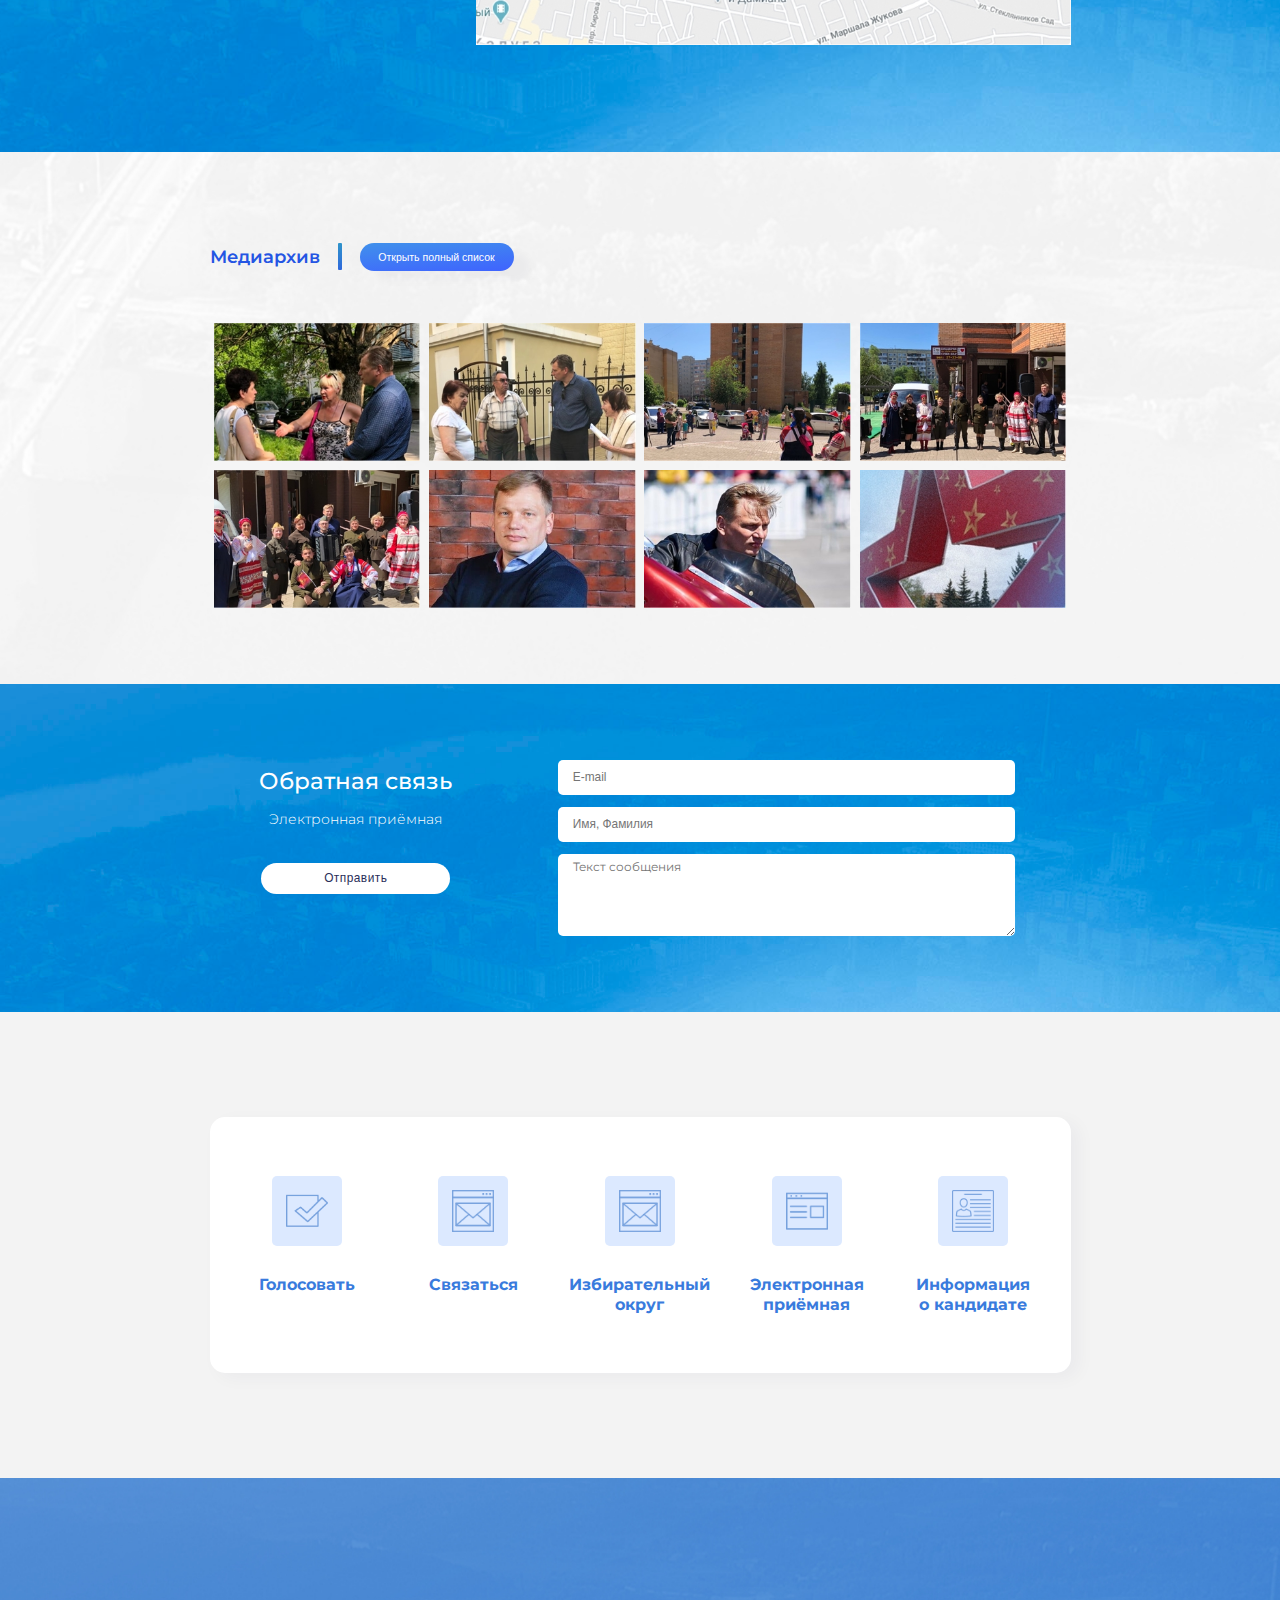
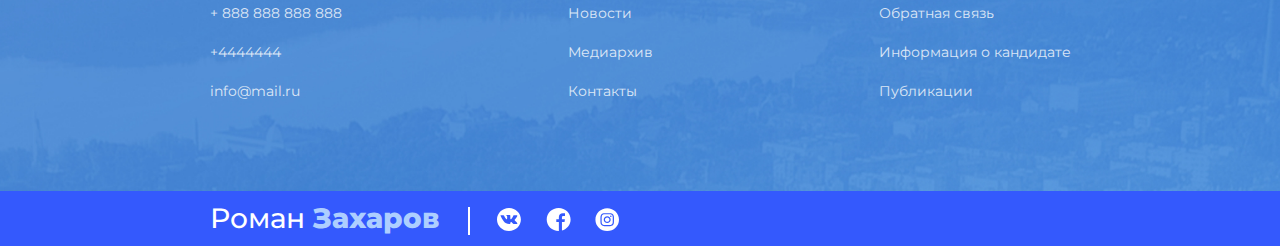
<file: news.html>
<!DOCTYPE html>
<html lang="ru">
<head>
    <meta charset="UTF-8">
    <meta name="viewport" content="width=device-width, initial-scale=1.0">
    <title>Роман Захаров</title>
    <link href="https://fonts.googleapis.com/css2?family=Montserrat:wght@300;400;500;600;700;800&display=swap" rel="stylesheet">
    <link rel="stylesheet" href="css/style.css">
    <link rel="stylesheet" href="css/main.css">
    <link rel="stylesheet" href="css/feedback.css">
    <link rel="stylesheet" href="css/news.css">
    <link rel="stylesheet" href="css/media.css">
    <link rel="stylesheet" href="css/contact.css">
    <link rel="stylesheet" href="css/links.css">
    <link rel="stylesheet" href="css/about.css">
    <link rel="stylesheet" href="css/publications.css">
    <link rel="stylesheet" href="css/footer.css">
    <link rel="stylesheet" href="css/adaptive.css">
</head>
<body class="news-page">
    <section class="main-header">
        <div class="wrap">
            <div class="main-filter_circle"></div>
            <div class="main-filter"></div>
            
            <header>
                <div class="main-info-wrap">
                    <div class="main-info">
                        <div class="main-info__name">
                             <h1><a href="./index.html">Роман <span>Захаров</span></a></h1>
                        </div>
                        <div class="main-info-spacer"></div>
                        <div class="main-info-contacts">
                             <img class="main-info-contacts__links" src="image/icon/vk.svg" alt="vk">
                             <img class="main-info-contacts__links" src="image/icon/facebook.svg" alt="facebook">
                             <img class="main-info-contacts__links" src="image/icon/instagram.svg" alt="instagram">
                        </div>
                    </div>
                    <form class="main-search">
                        <input type="text">
                        <button type="submit"></button>
                    </form>
                </div>
                

                <div class="main-nav">
                    <div class="main-nav__item"><a href="./news.html">Новости</a></div>
                    <div class="main-nav__item"><a href="./media.html">Медиархив</a></div>
                    <div class="main-nav__item"><a href="./contacts.html">Контакты</a></div>
                    <div class="main-nav__item"><a href="#">Электронная приёмная</a></div>
                    <div class="main-nav__item"><a href="#">Избирательный округ</a></div>
                </div>
            </header>
        </div>
    </section>

    <section class="news-wrap">
        <div class="wrap">

            <div class="news">
                <div class="title-block">
                    <h3 class="title-block__text">Новости</h3>
                </div>
                <div class="news-block">
                    <div class="news-block-item">
                        <img class="news-block-item__img" src="image/photo/news1.jpg">
                        <div class="news-block-item__title">
                            Сегодня организовали совместно с ТОС «Правобережье»
                        </div>
                        <div class="news-block-item__discription">
                            Праздничный концерт,посвящённый юбилею парада Победы Поздравили жителей микрорайона песнями и танцами под окнами домов.
                        </div>
                        <div class="news-block-item-detail">
                            <div class="news-block-item-detail__data">9 июня 2020</div>
                            <div class="news-block-item-detail__more">читать далее</div>
                        </div>
                        <div class="news-block-item-underline"></div>
                    </div>
                    <div class="news-block-item">
                        <img class="news-block-item__img" src="image/photo/news2.jpg">
                        <div class="news-block-item__title">
                            Провёл встречи со старшими по домам
                        </div>
                        <div class="news-block-item__discription">
                            Сегодня вопросов было много: содержание кровель, незакрывающиеся окна в подъездах, бездействие управляющих компаний, установка шлагбаумов, вывоз мусора и много других.                        </div>
                        <div class="news-block-item-detail">
                            <div class="news-block-item-detail__data">15 июня 2020</div>
                            <div class="news-block-item-detail__more">читать далее</div>
                        </div>
                        <div class="news-block-item-underline"></div>
                    </div>
                    <div class="news-block-item">
                        <img class="news-block-item__img" src="image/photo/news3.jpg">
                        <div class="news-block-item__title">
                            Почему возникают бытовые 
                            катастрофы?
                        </div>
                        <div class="news-block-item__discription">
                            праздничный концерт,посвящённый юбилею парада Победы Поздравили жителей микрорайона песнями и танцами под окнами домов.                        </div>
                        <div class="news-block-item-detail">
                            <div class="news-block-item-detail__data">18 июня 2020</div>
                            <div class="news-block-item-detail__more">читать далее</div>
                        </div>
                        <div class="news-block-item-underline"></div>
                    </div>
                    <div class="news-block-item">
                        <img class="news-block-item__img" src="image/photo/news1.jpg">
                        <div class="news-block-item__title">
                            Сегодня организовали совместно с ТОС «Правобережье»
                        </div>
                        <div class="news-block-item__discription">
                            Праздничный концерт,посвящённый юбилею парада Победы Поздравили жителей микрорайона песнями и танцами под окнами домов.
                        </div>
                        <div class="news-block-item-detail">
                            <div class="news-block-item-detail__data">9 июня 2020</div>
                            <div class="news-block-item-detail__more">читать далее</div>
                        </div>
                        <div class="news-block-item-underline"></div>
                    </div>
                    <div class="news-block-item">
                        <img class="news-block-item__img" src="image/photo/news2.jpg">
                        <div class="news-block-item__title">
                            Провёл встречи со старшими по домам
                        </div>
                        <div class="news-block-item__discription">
                            Сегодня вопросов было много: содержание кровель, незакрывающиеся окна в подъездах, бездействие управляющих компаний, установка шлагбаумов, вывоз мусора и много других.                        </div>
                        <div class="news-block-item-detail">
                            <div class="news-block-item-detail__data">15 июня 2020</div>
                            <div class="news-block-item-detail__more">читать далее</div>
                        </div>
                        <div class="news-block-item-underline"></div>
                    </div>
                    <div class="news-block-item">
                        <img class="news-block-item__img" src="image/photo/news3.jpg">
                        <div class="news-block-item__title">
                            Почему возникают бытовые 
                            катастрофы?
                        </div>
                        <div class="news-block-item__discription">
                            праздничный концерт,посвящённый юбилею парада Победы Поздравили жителей микрорайона песнями и танцами под окнами домов.                        </div>
                        <div class="news-block-item-detail">
                            <div class="news-block-item-detail__data">18 июня 2020</div>
                            <div class="news-block-item-detail__more">читать далее</div>
                        </div>
                        <div class="news-block-item-underline"></div>
                    </div>
                    <div class="news-block-item">
                        <img class="news-block-item__img" src="image/photo/news1.jpg">
                        <div class="news-block-item__title">
                            Сегодня организовали совместно с ТОС «Правобережье»
                        </div>
                        <div class="news-block-item__discription">
                            Праздничный концерт,посвящённый юбилею парада Победы Поздравили жителей микрорайона песнями и танцами под окнами домов.
                        </div>
                        <div class="news-block-item-detail">
                            <div class="news-block-item-detail__data">9 июня 2020</div>
                            <div class="news-block-item-detail__more">читать далее</div>
                        </div>
                        <div class="news-block-item-underline"></div>
                    </div>
                    <div class="news-block-item">
                        <img class="news-block-item__img" src="image/photo/news2.jpg">
                        <div class="news-block-item__title">
                            Провёл встречи со старшими по домам
                        </div>
                        <div class="news-block-item__discription">
                            Сегодня вопросов было много: содержание кровель, незакрывающиеся окна в подъездах, бездействие управляющих компаний, установка шлагбаумов, вывоз мусора и много других.                        </div>
                        <div class="news-block-item-detail">
                            <div class="news-block-item-detail__data">15 июня 2020</div>
                            <div class="news-block-item-detail__more">читать далее</div>
                        </div>
                        <div class="news-block-item-underline"></div>
                    </div>
                    <div class="news-block-item">
                        <img class="news-block-item__img" src="image/photo/news3.jpg">
                        <div class="news-block-item__title">
                            Почему возникают бытовые 
                            катастрофы?
                        </div>
                        <div class="news-block-item__discription">
                            праздничный концерт,посвящённый юбилею парада Победы Поздравили жителей микрорайона песнями и танцами под окнами домов.                        </div>
                        <div class="news-block-item-detail">
                            <div class="news-block-item-detail__data">18 июня 2020</div>
                            <div class="news-block-item-detail__more">читать далее</div>
                        </div>
                        <div class="news-block-item-underline"></div>
                    </div>
                    
                </div>
                
            </div>
        </div>
    </section>

    <section class="contact-wrap">
        <div class="wrap">
            <div class="contact">
                <div class="contact-info">
                    <h3 class="contact-info__title">Контакты</h3>
                    <div class="contact-info__data">
                        <p class="contact-info__data-item">+7 777 777 777</p>
                        <p class="contact-info__data-item">Ул. Пушкина д.5</p>
                    </div>
                    <div class="main-info-contacts">
                        <img class="main-info-contacts__links" src="image/icon/vk.svg" alt="vk">
                        <img class="main-info-contacts__links" src="image/icon/facebook.svg" alt="facebook">
                        <img class="main-info-contacts__links" src="image/icon/instagram.svg" alt="instagram">
                   </div>
                </div>
                <div class="contact-map">
                    <img src="image/photo/map2.jpg" alt="map">
                </div>
            </div>
        </div>
    </section>

    <section class="media-wrap">
        <div class="wrap">
            <div class="media">
                <div class="title-block">
                    <h3 class="title-block__text">Медиархив</h3>
                    <span class="title-block__spacer"></span>
                    <button class="title-block__btn btn_blue">Открыть полный список</button>
                </div>

                <div class="media-photo-block">
                    <div class="media-photo__item">
                        <img src="image/photo/media1.jpg" alt="media">
                    </div>
                    <div class="media-photo__item">
                        <img src="image/photo/media2.jpg" alt="media">
                    </div>
                    <div class="media-photo__item">
                        <img src="image/photo/media3.jpg" alt="media">
                    </div>
                    <div class="media-photo__item">
                        <img src="image/photo/media4.jpg" alt="media">
                    </div>
                    <div class="media-photo__item">
                        <img src="image/photo/media5.jpg" alt="media">
                    </div>
                    <div class="media-photo__item">
                        <img src="image/photo/media6.jpg" alt="media">
                    </div>
                    <div class="media-photo__item">
                        <img src="image/photo/media7.jpg" alt="media">
                    </div>
                    <div class="media-photo__item">
                        <img src="image/photo/media8.jpg" alt="media">
                    </div>

                </div>
            </div>
        </div>
    </section>

    <section class="feedback-wrap">
        <div class="wrap">
            <div class="feedback">
                <div class="feedback-header">
                    <div class="feedback-header__title">Обратная связь</div>
                    <div class="feedback-header__subtitle">Электронная приёмная</div>
                    <button class="feedback-header__btn btn_white">Отправить</button>
                </div>
                <form class="feedback-form" action="">
                    <input type="text" name="" id="" placeholder="E-mail">
                    <input type="text" name="" id="" placeholder="Имя, Фамилия">
                    <textarea placeholder="Текст сообщения"></textarea>
                </form>
            </div>
        </div>
    </section>

    <section class="links-wrap">
        <div class="wrap">
            <div class="links">
                <div class="link__item">
                     <div class="link__item-img">
                         <img src="image/icon/links1.png" alt="">
                     </div>
                     <div class="link__item-title"><h4>Голосовать</h4></div>
                </div>
                <div class="link__item">
                     <div class="link__item-img">
                         <img src="image/icon/links2.png" alt="">
                     </div>
                     <div class="link__item-title"><h4>Связаться</h4></div>
                </div>
                <div class="link__item">
                     <div class="link__item-img">
                         <img src="image/icon/links3.png" alt="">
                     </div>
                     <div class="link__item-title"><h4>Избирательный округ</h4></div>
                </div>
                <div class="link__item">
                     <div class="link__item-img">
                         <img src="image/icon/links4.png" alt="">
                     </div>
                     <div class="link__item-title"><h4>Электронная приёмная</h4></div>
                </div>
                <div class="link__item">
                     <div class="link__item-img">
                         <img src="image/icon/links5.png" alt="">
                     </div>
                     <div class="link__item-title"><h4>Информация о кандидате</h4></div>
                </div>
            </div>
        </div>
    </section>


    <section class="footer-wrap">
        <div class="wrap">
            <div class="footer">
                <div class="footer-block">
                    <div class="footer-block__link"><a href="#">+ 888 888 888 888</a></div>
                    <div class="footer-block__link"><a href="#">+4444444</a></div>
                    <div class="footer-block__link"><a href="#">info@mail.ru</a></div>
                </div>
                <div class="footer-block">
                    <div class="footer-block__link"><a href="#">Новости</a></div>
                    <div class="footer-block__link"><a href="#">Медиархив</a></div>
                    <div class="footer-block__link"><a href="#">Контакты</a></div>
                </div>
                <div class="footer-block">
                    <div class="footer-block__link"><a href="#">Обратная связь</a></div>
                    <div class="footer-block__link"><a href="#">Информация о кандидате</a></div>
                    <div class="footer-block__link"><a href="#"></a>Публикации</div>
                </div>
            </div>
        </div>
        <div class="footer-underline">
            <div class="wrap">
                <div class="main-info">
                    <div class="main-info__name">
                         <h1><a href="./index.html">Роман <span>Захаров</span></a></h1>
                    </div>
                    <div class="main-info-spacer"></div>
                    <div class="main-info-contacts">
                         <img class="main-info-contacts__links" src="image/icon/vk.svg" alt="vk">
                         <img class="main-info-contacts__links" src="image/icon/facebook.svg" alt="facebook">
                         <img class="main-info-contacts__links" src="image/icon/instagram.svg" alt="instagram">
                    </div>
                </div>
            </div>
        </div>
    </section>


    
</body>
</html>
</file>
<file: css/style.css>
* {
    margin: 0;
    padding: 0;
    outline: none;
}

a {
    color: inherit;
    text-decoration: none;
}
a:visited {
    color: inherit;
}

html {
    font-size: 10px;
    font-family: 'Montserrat', sans-serif;
}

.wrap {
    max-width: 123rem;
    margin: 0 auto;
    height: inherit;

    display: flex;
    flex-direction: column;
    justify-content: space-between;
}



.title-block {
    display: flex;
    align-items: center;
}

.title-block__text {
    color: #2455e3;
    font-size: 2.6rem;
    font-weight: 600;
}

.title-block__spacer {
    width: 4px;
    height: 3.8rem;
    margin: 0 18px;
    box-shadow: 16px 10px 9px rgba(26, 37, 77, 0.03), 0 0 84px rgba(255, 255, 255, 0.32);
    border-radius: 1px;
    background-color: #3b7aca;
    background-image: linear-gradient(-5deg, rgba(9, 61, 254, 0.35) 0%, rgba(12, 193, 198, 0.35) 100%);
}

.title-block__btn {
    width: 22rem;
    height: 4rem;
    border: none;
    border-radius: 1.7rem;
    background-color: #408cea;

    color: #ffffff;
    font-size: 1.5rem;
    font-weight: 400;
}

.btn_blue {
    border: none;
    box-shadow: 16px 10px 9px rgba(26, 37, 77, 0.03), 0 0 84px rgba(255, 255, 255, 0.32);
    border-radius: 21px;
    background-color: #5c77ff;
    background-image: linear-gradient(-5deg, rgba(9, 61, 254, 0.35) 0%, rgba(12, 193, 198, 0.35) 100%);
    transition-duration: 0.4s;
}


.btn_blue:hover {
    color: #408cea;
    background: #fff;
    border: 2px solid #408cea;

}

.btn_white {
    border: none;
    transition-duration: 0.4s;
}


.btn_white:hover {
    color: #fff;
    background: #408cea;
    border: 2px solid #fff;
}
</file>
<file: css/main.css>
.main {    
    padding-top: 4rem;
    position: relative;
    max-height: 100vh;
    
    background: url(../image/bg/1.jpg) no-repeat center ;
    background-size: cover;


    font-family: 'Montserrat', sans-serif;
    overflow: hidden;
    box-sizing: border-box;
    
}
.main-header {
    padding-top: 4rem;
    position: relative;
    max-height: 100vh;

    background: url(../image/bg/1.jpg) no-repeat top;
    background-size: cover;

    font-family: 'Montserrat', sans-serif;
    overflow: hidden;
    box-sizing: border-box;
}  
/* main-info */

.main-info-wrap {
    display: flex;
    justify-content: space-between;
    flex-wrap: wrap;
    
    
}

.main-info {
    display: flex;
    align-items: center;
    flex-wrap: wrap;
    position: relative;
    z-index: 2;
}

.main-info__name h1{
    font-family: 'Montserrat', sans-serif;
    color: #ffffff;
    font-size: 4rem;
    font-weight: 500;
}

.main-info__name h1 span {
    color: #adceff;
    font-weight: 800;
}

.main-info-spacer {
    width: 2px;
    height: 4rem;
    background-color: #ffffff;
    margin: 5px 2.4rem 0 4rem;
   
}

.main-info-contacts__links{
    cursor: pointer;
    margin: 5px 1.6rem 0;
    transition-duration: 0.3s;
}

.main-info-contacts__links:hover{
    transform: scale(1.2);
}

.main-search {
    display: flex;
    align-items: center;

    height: 4rem;
    margin-top: 2rem;
    background-color: #ffffff;
    border-radius: 4rem;
    z-index: 2;

}

.main-search input {
    height: inherit;
    box-sizing: border-box;
    border: none;
    border-radius: inherit;

    padding-left: 15px;
}
.main-search button {
    height: inherit;
    width: 4rem;

    border: none;
    border-radius: inherit;
    background:url(../image/icon/search.svg) no-repeat center;
    background-size: 70%;
    cursor: pointer;
}

.main-search button:hover {
    border: 1px solid #408cea;
}

/* /main-info */



/* main-nav */

.main-nav {
    margin: 3rem 0;
    display: flex;
    justify-content: space-between;
    align-items: center;
    flex-wrap: wrap;
    position: relative;
    z-index: 2;
}

.main-nav__item {
    color: #ffffff;
    font-size: 2rem;
    font-weight: 400;
    padding: 1rem;
    border-radius: 3rem;
    border: 1px solid #ffffff00;
    transition-duration: 0.4s;
}

.main-nav__item:hover {
    border: 1px solid #ffffff;
    background-color: #6aafec67;

}


/* /main-nav */


/* main-about */
.main-about {
    display: flex;
    justify-content: center;

}
.main-about-detail {
    margin: 0 auto;
    color: #ffffff;
    width: calc(350px + 15rem);
    align-self: center;
}

.main-about-detail__title {
    font-size: 4rem;
    font-weight: 700;
}

.main-about-detail__info {
    color: #d9eaf9;
    font-size: 2.7rem;
    font-weight: 500;
    margin-top: 2rem;
}

.main-about-detail__discription {
    margin-top: 3rem;
    color: #bad9f4;
    font-size: 2rem;
    font-weight: 400;
}

.main-about-detail__btn {
    margin: 3rem 0;
    width: 39rem;
    height: 6.5rem;

    color: #ffffff;
    font-size: 2.2rem;
    letter-spacing: 1px;
    font-weight: 500;

    box-shadow: 16px 10px 9px rgba(26, 37, 77, 0.03), 0 0 84px rgba(255, 255, 255, 0.32);
    border-radius: 29px;
    border: none;
    background-color: #3b7aca;
    background-image: linear-gradient(-5deg, rgba(9, 61, 254, 0.35) 0%, rgba(12, 193, 198, 0.35) 100%);
    position: relative;
    z-index: 2;
}

.main-about-photo {
/*     width:calc(60rem - (10px - 1rem) * 40 ); */
    height: auto;
    z-index: 1;
    width: 60rem; 
}

.main-about-photo img {
    width: 100%;
    height: 100%;
}

/* /main-about */

.main-filter {
    position: absolute;
    display: block;
    background: url(../image/bg/main_filter.png) no-repeat center ;
    background-size: cover;
    top: 0;
    right: 0;
    left: 0;
    bottom: 0;
    width: 100%;
    height: 100%;
    z-index: 1;
    user-select: none;
}


.main-filter_circle {
    position: absolute;
    display: block;
    background: url(../image/bg/main-circle.png) no-repeat center ;
    background-size: 150%;
    top: 15%;
    right: 0;
    left: 5%;
    bottom: 0;
    width: 100%;
    height: 100%;
    user-select: none;
}

.main-header .main-filter_circle {
    position: absolute;
    display: block;
    background: url(../image/bg/main-circle.png) no-repeat ;
    background-size: 150%;
    background-position: 10% 40%;
    top: 0;
    right: 0;
    left: 0;
    bottom: 0;

    user-select: none;
}
</file>
<file: css/feedback.css>
/* feedback-header */

.feedback-wrap {
    background: url(../image/bg/feedback.jpg) no-repeat center;
    background-size: cover;
    width: 100%;

    padding: 10rem 0;
}

.feedback {
    display: flex;
    justify-content: space-around;
    align-items: center;
    flex-wrap: wrap;
}

.feedback-header {
    text-align: center;
}

.feedback-header__title {
    color: #fefeff;
    font-size: 3.3rem;
    font-weight: 500;
}

.feedback-header__subtitle {
    color: #fefeff;
    font-size: 2rem;
    font-weight: 300;
    margin-top: 15px;
}

.feedback-header__btn {
    margin: 5rem 0;
    width: 27rem;
    height: 4.5rem;
    border: none;
    border-radius: 23px;
    background-color: #ffffff;
    color: #292e59;
    font-size: 1.7rem;
    font-weight: 300;
    letter-spacing: 0.47px;
}

.feedback-form {
    width: 67rem;

    display: flex;
    flex-direction: column;
}

.feedback-form input {
    height: 5rem;
    border: none;
    border-radius: 5px;
    margin: 6px;
    padding-left: 15px;
    color: #8081ab;
    font-size: 1.7rem;
    font-weight: 300;
}

.feedback-form textarea {
    height: 11rem;
    border: none;
    border-radius: 5px;
    margin: 6px;
    padding-top: 5px;
    padding-left: 15px;
    font-family: 'Montserrat', sans-serif;
    color: #8081ab;
    font-size: 1.7rem;
    font-weight: 400;
}
/* /feedback-header */
</file>
<file: css/news.css>
/*  promo */

.news-wrap {
    background: url(../image/bg/news.jpg) no-repeat center;
    background-size: cover;

}

.promo {
    position: relative;
    width: 100%;
    height: 45rem;

    transform: translateY(-10%);
    z-index: 2;

    display: flex;
    justify-content: space-between;
    align-items: center;
    border-radius: 10px;
    border: none;
    background-color: #ffffff;

    -webkit-box-shadow: 0px 5px 11px 0px rgba(50, 50, 50, 0.55);
    -moz-box-shadow:    0px 5px 11px 0px rgba(50, 50, 50, 0.55);
    box-shadow:         0px 5px 11px 0px rgba(50, 50, 50, 0.55);
}

.contacts-page .promo {
    transform: translateY(10%);
}

.promo-text {
    text-align: center;
    padding: 30px;

}

.promo-text__title {
    color: #32325d;
    font-size: 2.5rem;
    font-weight: 700;
}

.promo-text-btns {
    margin-top: 3rem;
    display: flex;
    justify-content: space-around;
    align-items: center;
    flex-wrap: wrap;
    padding: 0 2rem;
}

.promo-text-btns__vote {
    width: 243px;
    height: 42px;
    color: #ffffff;

    font-size: 15px;
    font-weight: 300;
    line-height: 30px;
    letter-spacing: 0.07px;
}

.promo-text-btns__list {
    width: 145px;
    height: 16px;
    color: #32325d;
    font-size: 17px;
    font-weight: 300;

    margin: 2rem 0;

    background: none;
    border: none;
    white-space: nowrap;
}

.promo-map {
    width: 90rem;
    height: 100%;
}

.promo-map img {
    width: 100%;
    height: 100%;
}
/*  /promo */

/* news */

.news-page .news {
    margin-top: 5rem;
}

.news {
    margin-bottom: 10rem;
}

.title-block {
    margin-top: 3rem;
}

.news-title {
    display: flex;
    align-items: center;
    justify-content: center;
}

.news-title h3 {
    color: #2455e3;
    font-size: 26px;
    font-weight: 600;
    
}

.news-title span {
    width: 4px;
    height: 38px;
    margin: 0 18px;
    box-shadow: 16px 10px 9px rgba(26, 37, 77, 0.03), 0 0 84px rgba(255, 255, 255, 0.32);
    border-radius: 1px;
    background-color: #3b7aca;
    background-image: linear-gradient(-5deg, rgba(9, 61, 254, 0.35) 0%, rgba(12, 193, 198, 0.35) 100%);
}

.news-title button {
    width: 221px;
    height: 38px;
    border: none;
    border-radius: 17px;
    background-color: #408cea;

    color: #ffffff;
    font-size: 15px;
    font-weight: 400;
}

.news-block {
    display: flex;
    justify-content: space-between;
    flex-wrap: wrap;
    margin-top: 5rem;
}

.news-block-item {
    width: 30%;
    margin: 0 auto 3rem;
    display: flex;
    flex-direction: column;
    justify-content: space-between;
}

.news-block-item__img {
    width: 100%;
    height: auto;
}

.news-block-item__title {
    color: #2d57c3;
    font-size: 2rem;
    font-weight: 700;
}

.news-block-item__discription{
    color: #7081ab;
    font-size: 1.6rem;
    font-weight: 400;
    justify-content: space-between;
    margin-top: 1.6rem;
}

.news-block-item-detail {
    display: flex;

    margin-top: 1.6rem;

    color: #939393;
    font-size: 1.5rem;
    font-weight: 400;
}

.news-block-item-detail__data {
    margin-right: 20px;
    padding-left: 10px;
}

.news-block-item-detail__more{
    position: relative;
    padding-left: 10px;
}
.news-block-item-detail__more::after {
    position: absolute;
  
    left: 0;
    top: 50%;
    transform: translateY(-25%);
    width: 10px;
    height: 10px;
    content: '';
    background: url(../image/icon/more.svg) no-repeat ;
}

.news-block-item-underline {
    width: 100%;
    height: 2px;
    margin-top: 1.6rem;

    background-color: #939393;
}


/* /news */
</file>
<file: css/media.css>
/* media */

.media-wrap {
    background: url(../image/bg/media.jpg) no-repeat center;
    background-size: cover;

    padding: 10rem 0;
}

.media-photo-block {
    margin-top: 7rem;
    
    display: flex;
    justify-content: space-between;
    flex-wrap: wrap;
}

.media-photo__item {
    width: 24%;
    margin: 0.5rem auto;
}

.media-photo__item img {
    width: 100%;

    height: auto;
}



/* /media */
</file>
<file: css/contact.css>
/* contact-header */

.contact-wrap {
    background: url(../image/bg/feedback.jpg) no-repeat center;
    background-size: cover;
    width: 100%;

    padding: 15rem 0;
}

.contact {
    display: flex;
    justify-content: space-between;
    align-items: center;
}

.contacts-page .contact {
    padding-bottom: 10rem;
}

.contact-info {
    text-align: center;
    flex: 1 0 auto;
    letter-spacing: 1px;
}

.contact-info__title {
    color: #fefeff;
    font-size: 3.3rem;
    font-weight: 500;
}

.contact-info__data {
    margin-top: 2.5rem;
}

.contact-info__data-item {
    color: #fefeff;
    font-size: 1.8rem;
    font-weight: 300;
    margin: 3px;
}

.contact-map {
    width: 85rem;
}

.contact-map img {
    width: 100%;
    height: auto;
}




/* /contact-header */
</file>
<file: css/links.css>
/* links */

.links-wrap {
    background-color: #f3f3f3;
    width: 100%;

    padding: 15rem 0;
}

.links {
    display: flex;
    justify-content: space-around;
    flex-wrap: wrap;


    padding: 7rem 2rem;
    border-radius: 15px;
    box-shadow: 8px 5px 18px rgba(26, 37, 77, 0.04) ;
    background-color: #ffffff;
}

.link__item {
    margin: 10px 30px;
    width: 6rem;
    display: flex;
   
    flex-direction: column;
    align-items: center;
}

.link__item-img {
    position: relative;
    width: 10rem;
    height: 10rem;
    border-radius: 5px;
    background-color: #dce9ff;
}

.link__item-img img{
    position: absolute;
    top: 50%;
    left: 50%;
    transform: translate(-50%, -50%);
    width: 60%;
    height: auto;
}

.link__item-title {
    margin-top: 4rem;
    text-align: center;
    color: #397bdd;
    font-size: 2.3rem;
    font-weight: 400;
}

/* /links */
</file>
<file: css/about.css>
.about-wrap {
    background: url(../image/bg/about.jpg) no-repeat center;
    background-size: cover;
    width: 100%;

    padding: 15rem 0;
}

.about {
    display: flex;
    flex-direction: column;
    align-items: center;
}

.about__title {
    color: #ffffff;
    font-size: 3.7rem;
    font-weight: 600;
}

.about-block {
    margin-top: 5rem;
    
}

.about-block__item {
    display: flex;
    align-items: center;
}

.about-block__item-img {
    position: relative;
    width: 12rem;
    height: 12rem;
    margin: 2rem 5rem;

    border: 1px solid #fff;
    border-radius: 100%;
}

.about-block__item-img img {
    position: absolute;
    top: 50%;
    left: 50%;
    transform: translate(-50%, -50%);
    width: 70%;
    height: auto;
}

.about-block__item-discription {
   
    flex: 0 1 calc(100% - 20rem);
    color: #fff;
    font-size: 2.6rem;
    font-weight: 500;
}


.about-block__item-discription span {
    display: block;
    font-weight: 400;
    margin-top: 1rem;
}
</file>
<file: css/publications.css>
.publications-wrap {
    background: url(../image/bg/publications.jpg) no-repeat center;
    background-size: cover;
    width: 100%;

    padding: 15rem 0 5rem;
}



.publications__title {
    text-align: center;
    color: #666666;
    font-size: 3.7rem;
    font-weight: 600;
}

.publications-block {
    position: relative;
    transform: translateY(10rem);
    display: flex;
    justify-content: space-between;
    flex-wrap: wrap;


}

.publications-block__item {
    width: 30%;
    border-radius: 15px;
    background-color: #ffffff;

    padding: 5rem 0;

    display: flex;
    flex-direction: column;
    flex-wrap: wrap;
    align-items: center;
    justify-content: space-between;
}

.publications-block__item-img {
    width: 15rem;
    height: 15rem;
}

.publications-block__item-img img{
    width: 100%;
    height: auto;
}

.publications-block__item-title {
    color: #5c5c5c;
    font-size: 2.7rem;
    font-weight: 400;
    text-align: center;
    margin-top: 1rem;
}

.publications-block__item-disciprion {
    margin-top: 3rem;
    color: #878787;
    font-size: 2.4rem;
    font-weight: 400;
    text-align: center;
}
</file>
<file: css/footer.css>
.footer-wrap {
    background: url(../image/bg/footer.jpg) no-repeat center;
    background-size: cover;
    width: 100%;

    padding-top: 5rem;
}

.footer {
    margin-top: 10rem;
    display: flex;
    justify-content: space-between;
}



.footer-block__link {
    opacity: 0.8;
    color: #ffffff;
    font-size: 2rem;
    font-weight: 400;

    margin: 3rem 0;
}

.footer-block__link:hover {
    text-decoration: underline;
}

.footer-underline {

    width: 100%;
    background-color: #3459fd;

    margin-top: 10rem;
}

.footer-underline .main-info {
    padding: 1.5rem 0;
}
</file>
<file: css/adaptive.css>
@media (max-width: 1400px) {
    html {
        font-size: 7px;
    }

    .wrap {
        padding: 0 20px;
    }
}

@media (max-width: 768px) {
    .news-block-item {
        width: 45%;
        margin: 2rem auto;
    }
}


@media (max-width: 767px) {
    html {
        font-size: 5px;
    }
    .main-about {
        flex-wrap: wrap;
    }

    .links {
        justify-content: center;
    }

    .publications-block__item {
        width: 90%;
        margin: 2rem auto;
    }

    .publications-block__item-img {
        width: 20rem;
        height: 20rem;
    }

}
@media (max-width: 576px) {
    .main-search {
        width: 100%;
    }
    .main-search input{
        width: 100%;
    }

    .main-nav__item {
        font-size: 2.5rem;
    }

    .promo-map {
        display: none;
    }
    .news-block-item {
        width: 90%;
        margin: 0 auto;
    }
    .media-page .media-photo__item {
        width: 48.5%;
  
    }

}
</file>
